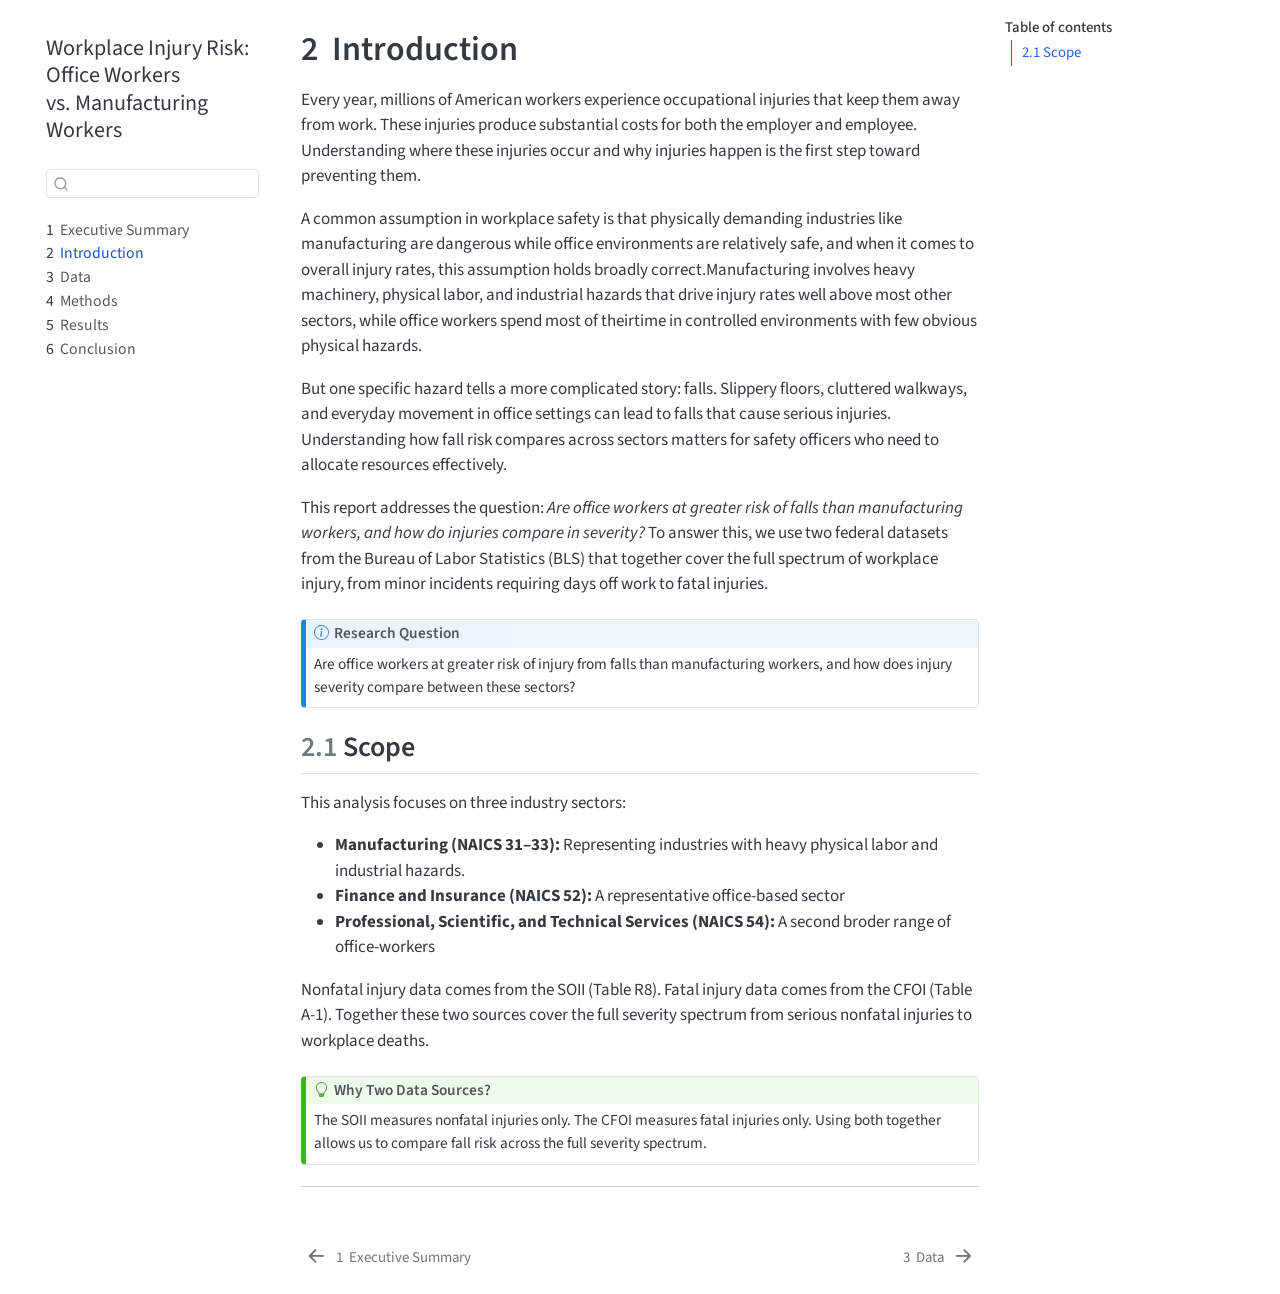
<file: docs/01-intro.html>
<!DOCTYPE html>
<html xmlns="http://www.w3.org/1999/xhtml" lang="en" xml:lang="en"><head>

<meta charset="utf-8">
<meta name="generator" content="quarto-1.6.40">

<meta name="viewport" content="width=device-width, initial-scale=1.0, user-scalable=yes">


<title>2&nbsp; Introduction – Workplace Injury Risk: Office Workers vs. Manufacturing Workers</title>
<style>
code{white-space: pre-wrap;}
span.smallcaps{font-variant: small-caps;}
div.columns{display: flex; gap: min(4vw, 1.5em);}
div.column{flex: auto; overflow-x: auto;}
div.hanging-indent{margin-left: 1.5em; text-indent: -1.5em;}
ul.task-list{list-style: none;}
ul.task-list li input[type="checkbox"] {
  width: 0.8em;
  margin: 0 0.8em 0.2em -1em; /* quarto-specific, see https://github.com/quarto-dev/quarto-cli/issues/4556 */ 
  vertical-align: middle;
}
</style>


<script src="site_libs/quarto-nav/quarto-nav.js"></script>
<script src="site_libs/quarto-nav/headroom.min.js"></script>
<script src="site_libs/clipboard/clipboard.min.js"></script>
<script src="site_libs/quarto-search/autocomplete.umd.js"></script>
<script src="site_libs/quarto-search/fuse.min.js"></script>
<script src="site_libs/quarto-search/quarto-search.js"></script>
<meta name="quarto:offset" content="./">
<link href="./02-data.html" rel="next">
<link href="./index.html" rel="prev">
<script src="site_libs/quarto-html/quarto.js"></script>
<script src="site_libs/quarto-html/popper.min.js"></script>
<script src="site_libs/quarto-html/tippy.umd.min.js"></script>
<script src="site_libs/quarto-html/anchor.min.js"></script>
<link href="site_libs/quarto-html/tippy.css" rel="stylesheet">
<link href="site_libs/quarto-html/quarto-syntax-highlighting-549806ee2085284f45b00abea8c6df48.css" rel="stylesheet" id="quarto-text-highlighting-styles">
<script src="site_libs/bootstrap/bootstrap.min.js"></script>
<link href="site_libs/bootstrap/bootstrap-icons.css" rel="stylesheet">
<link href="site_libs/bootstrap/bootstrap-8da5b4427184b79ecddefad3d342027e.min.css" rel="stylesheet" append-hash="true" id="quarto-bootstrap" data-mode="light">
<script id="quarto-search-options" type="application/json">{
  "location": "sidebar",
  "copy-button": false,
  "collapse-after": 3,
  "panel-placement": "start",
  "type": "textbox",
  "limit": 50,
  "keyboard-shortcut": [
    "f",
    "/",
    "s"
  ],
  "show-item-context": false,
  "language": {
    "search-no-results-text": "No results",
    "search-matching-documents-text": "matching documents",
    "search-copy-link-title": "Copy link to search",
    "search-hide-matches-text": "Hide additional matches",
    "search-more-match-text": "more match in this document",
    "search-more-matches-text": "more matches in this document",
    "search-clear-button-title": "Clear",
    "search-text-placeholder": "",
    "search-detached-cancel-button-title": "Cancel",
    "search-submit-button-title": "Submit",
    "search-label": "Search"
  }
}</script>


</head>

<body class="nav-sidebar floating">

<div id="quarto-search-results"></div>
  <header id="quarto-header" class="headroom fixed-top">
  <nav class="quarto-secondary-nav">
    <div class="container-fluid d-flex">
      <button type="button" class="quarto-btn-toggle btn" data-bs-toggle="collapse" role="button" data-bs-target=".quarto-sidebar-collapse-item" aria-controls="quarto-sidebar" aria-expanded="false" aria-label="Toggle sidebar navigation" onclick="if (window.quartoToggleHeadroom) { window.quartoToggleHeadroom(); }">
        <i class="bi bi-layout-text-sidebar-reverse"></i>
      </button>
        <nav class="quarto-page-breadcrumbs" aria-label="breadcrumb"><ol class="breadcrumb"><li class="breadcrumb-item"><a href="./01-intro.html"><span class="chapter-number">2</span>&nbsp; <span class="chapter-title">Introduction</span></a></li></ol></nav>
        <a class="flex-grow-1" role="navigation" data-bs-toggle="collapse" data-bs-target=".quarto-sidebar-collapse-item" aria-controls="quarto-sidebar" aria-expanded="false" aria-label="Toggle sidebar navigation" onclick="if (window.quartoToggleHeadroom) { window.quartoToggleHeadroom(); }">      
        </a>
      <button type="button" class="btn quarto-search-button" aria-label="Search" onclick="window.quartoOpenSearch();">
        <i class="bi bi-search"></i>
      </button>
    </div>
  </nav>
</header>
<!-- content -->
<div id="quarto-content" class="quarto-container page-columns page-rows-contents page-layout-article">
<!-- sidebar -->
  <nav id="quarto-sidebar" class="sidebar collapse collapse-horizontal quarto-sidebar-collapse-item sidebar-navigation floating overflow-auto">
    <div class="pt-lg-2 mt-2 text-left sidebar-header">
    <div class="sidebar-title mb-0 py-0">
      <a href="./">Workplace Injury Risk: Office Workers vs.&nbsp;Manufacturing Workers</a> 
    </div>
      </div>
        <div class="mt-2 flex-shrink-0 align-items-center">
        <div class="sidebar-search">
        <div id="quarto-search" class="" title="Search"></div>
        </div>
        </div>
    <div class="sidebar-menu-container"> 
    <ul class="list-unstyled mt-1">
        <li class="sidebar-item">
  <div class="sidebar-item-container"> 
  <a href="./index.html" class="sidebar-item-text sidebar-link">
 <span class="menu-text"><span class="chapter-number">1</span>&nbsp; <span class="chapter-title">Executive Summary</span></span></a>
  </div>
</li>
        <li class="sidebar-item">
  <div class="sidebar-item-container"> 
  <a href="./01-intro.html" class="sidebar-item-text sidebar-link active">
 <span class="menu-text"><span class="chapter-number">2</span>&nbsp; <span class="chapter-title">Introduction</span></span></a>
  </div>
</li>
        <li class="sidebar-item">
  <div class="sidebar-item-container"> 
  <a href="./02-data.html" class="sidebar-item-text sidebar-link">
 <span class="menu-text"><span class="chapter-number">3</span>&nbsp; <span class="chapter-title">Data</span></span></a>
  </div>
</li>
        <li class="sidebar-item">
  <div class="sidebar-item-container"> 
  <a href="./03-methods.html" class="sidebar-item-text sidebar-link">
 <span class="menu-text"><span class="chapter-number">4</span>&nbsp; <span class="chapter-title">Methods</span></span></a>
  </div>
</li>
        <li class="sidebar-item">
  <div class="sidebar-item-container"> 
  <a href="./04-results.html" class="sidebar-item-text sidebar-link">
 <span class="menu-text"><span class="chapter-number">5</span>&nbsp; <span class="chapter-title">Results</span></span></a>
  </div>
</li>
        <li class="sidebar-item">
  <div class="sidebar-item-container"> 
  <a href="./05-conclusion.html" class="sidebar-item-text sidebar-link">
 <span class="menu-text"><span class="chapter-number">6</span>&nbsp; <span class="chapter-title">Conclusion</span></span></a>
  </div>
</li>
    </ul>
    </div>
</nav>
<div id="quarto-sidebar-glass" class="quarto-sidebar-collapse-item" data-bs-toggle="collapse" data-bs-target=".quarto-sidebar-collapse-item"></div>
<!-- margin-sidebar -->
    <div id="quarto-margin-sidebar" class="sidebar margin-sidebar">
        <nav id="TOC" role="doc-toc" class="toc-active">
    <h2 id="toc-title">Table of contents</h2>
   
  <ul>
  <li><a href="#scope" id="toc-scope" class="nav-link active" data-scroll-target="#scope"><span class="header-section-number">2.1</span> Scope</a></li>
  </ul>
</nav>
    </div>
<!-- main -->
<main class="content" id="quarto-document-content">

<header id="title-block-header" class="quarto-title-block default">
<div class="quarto-title">
<h1 class="title"><span class="chapter-number">2</span>&nbsp; <span class="chapter-title">Introduction</span></h1>
</div>



<div class="quarto-title-meta">

    
  
    
  </div>
  


</header>


<p>Every year, millions of American workers experience occupational injuries that keep them away from work. These injuries produce substantial costs for both the employer and employee. Understanding where these injuries occur and why injuries happen is the first step toward preventing them.</p>
<p>A common assumption in workplace safety is that physically demanding industries like manufacturing are dangerous while office environments are relatively safe, and when it comes to overall injury rates, this assumption holds broadly correct.Manufacturing involves heavy machinery, physical labor, and industrial hazards that drive injury rates well above most other sectors, while office workers spend most of theirtime in controlled environments with few obvious physical hazards.</p>
<p>But one specific hazard tells a more complicated story: falls. Slippery floors, cluttered walkways, and everyday movement in office settings can lead to falls that cause serious injuries. Understanding how fall risk compares across sectors matters for safety officers who need to allocate resources effectively.</p>
<p>This report addresses the question: <em>Are office workers at greater risk of falls than manufacturing workers, and how do injuries compare in severity?</em> To answer this, we use two federal datasets from the Bureau of Labor Statistics (BLS) that together cover the full spectrum of workplace injury, from minor incidents requiring days off work to fatal injuries.</p>
<div class="callout callout-style-default callout-note callout-titled">
<div class="callout-header d-flex align-content-center">
<div class="callout-icon-container">
<i class="callout-icon"></i>
</div>
<div class="callout-title-container flex-fill">
Research Question
</div>
</div>
<div class="callout-body-container callout-body">
<p>Are office workers at greater risk of injury from falls than manufacturing workers, and how does injury severity compare between these sectors?</p>
</div>
</div>
<section id="scope" class="level2" data-number="2.1">
<h2 data-number="2.1" class="anchored" data-anchor-id="scope"><span class="header-section-number">2.1</span> Scope</h2>
<p>This analysis focuses on three industry sectors:</p>
<ul>
<li><strong>Manufacturing (NAICS 31–33):</strong> Representing industries with heavy physical labor and industrial hazards.</li>
<li><strong>Finance and Insurance (NAICS 52):</strong> A representative office-based sector</li>
<li><strong>Professional, Scientific, and Technical Services (NAICS 54):</strong> A second broder range of office-workers</li>
</ul>
<p>Nonfatal injury data comes from the SOII (Table R8). Fatal injury data comes from the CFOI (Table A-1). Together these two sources cover the full severity spectrum from serious nonfatal injuries to workplace deaths.</p>
<div class="callout callout-style-default callout-tip callout-titled">
<div class="callout-header d-flex align-content-center">
<div class="callout-icon-container">
<i class="callout-icon"></i>
</div>
<div class="callout-title-container flex-fill">
Why Two Data Sources?
</div>
</div>
<div class="callout-body-container callout-body">
<p>The SOII measures nonfatal injuries only. The CFOI measures fatal injuries only. Using both together allows us to compare fall risk across the full severity spectrum.</p>
</div>
</div>
<hr>


</section>

</main> <!-- /main -->
<script id="quarto-html-after-body" type="application/javascript">
window.document.addEventListener("DOMContentLoaded", function (event) {
  const toggleBodyColorMode = (bsSheetEl) => {
    const mode = bsSheetEl.getAttribute("data-mode");
    const bodyEl = window.document.querySelector("body");
    if (mode === "dark") {
      bodyEl.classList.add("quarto-dark");
      bodyEl.classList.remove("quarto-light");
    } else {
      bodyEl.classList.add("quarto-light");
      bodyEl.classList.remove("quarto-dark");
    }
  }
  const toggleBodyColorPrimary = () => {
    const bsSheetEl = window.document.querySelector("link#quarto-bootstrap");
    if (bsSheetEl) {
      toggleBodyColorMode(bsSheetEl);
    }
  }
  toggleBodyColorPrimary();  
  const icon = "";
  const anchorJS = new window.AnchorJS();
  anchorJS.options = {
    placement: 'right',
    icon: icon
  };
  anchorJS.add('.anchored');
  const isCodeAnnotation = (el) => {
    for (const clz of el.classList) {
      if (clz.startsWith('code-annotation-')) {                     
        return true;
      }
    }
    return false;
  }
  const onCopySuccess = function(e) {
    // button target
    const button = e.trigger;
    // don't keep focus
    button.blur();
    // flash "checked"
    button.classList.add('code-copy-button-checked');
    var currentTitle = button.getAttribute("title");
    button.setAttribute("title", "Copied!");
    let tooltip;
    if (window.bootstrap) {
      button.setAttribute("data-bs-toggle", "tooltip");
      button.setAttribute("data-bs-placement", "left");
      button.setAttribute("data-bs-title", "Copied!");
      tooltip = new bootstrap.Tooltip(button, 
        { trigger: "manual", 
          customClass: "code-copy-button-tooltip",
          offset: [0, -8]});
      tooltip.show();    
    }
    setTimeout(function() {
      if (tooltip) {
        tooltip.hide();
        button.removeAttribute("data-bs-title");
        button.removeAttribute("data-bs-toggle");
        button.removeAttribute("data-bs-placement");
      }
      button.setAttribute("title", currentTitle);
      button.classList.remove('code-copy-button-checked');
    }, 1000);
    // clear code selection
    e.clearSelection();
  }
  const getTextToCopy = function(trigger) {
      const codeEl = trigger.previousElementSibling.cloneNode(true);
      for (const childEl of codeEl.children) {
        if (isCodeAnnotation(childEl)) {
          childEl.remove();
        }
      }
      return codeEl.innerText;
  }
  const clipboard = new window.ClipboardJS('.code-copy-button:not([data-in-quarto-modal])', {
    text: getTextToCopy
  });
  clipboard.on('success', onCopySuccess);
  if (window.document.getElementById('quarto-embedded-source-code-modal')) {
    const clipboardModal = new window.ClipboardJS('.code-copy-button[data-in-quarto-modal]', {
      text: getTextToCopy,
      container: window.document.getElementById('quarto-embedded-source-code-modal')
    });
    clipboardModal.on('success', onCopySuccess);
  }
    var localhostRegex = new RegExp(/^(?:http|https):\/\/localhost\:?[0-9]*\//);
    var mailtoRegex = new RegExp(/^mailto:/);
      var filterRegex = new RegExp('/' + window.location.host + '/');
    var isInternal = (href) => {
        return filterRegex.test(href) || localhostRegex.test(href) || mailtoRegex.test(href);
    }
    // Inspect non-navigation links and adorn them if external
 	var links = window.document.querySelectorAll('a[href]:not(.nav-link):not(.navbar-brand):not(.toc-action):not(.sidebar-link):not(.sidebar-item-toggle):not(.pagination-link):not(.no-external):not([aria-hidden]):not(.dropdown-item):not(.quarto-navigation-tool):not(.about-link)');
    for (var i=0; i<links.length; i++) {
      const link = links[i];
      if (!isInternal(link.href)) {
        // undo the damage that might have been done by quarto-nav.js in the case of
        // links that we want to consider external
        if (link.dataset.originalHref !== undefined) {
          link.href = link.dataset.originalHref;
        }
      }
    }
  function tippyHover(el, contentFn, onTriggerFn, onUntriggerFn) {
    const config = {
      allowHTML: true,
      maxWidth: 500,
      delay: 100,
      arrow: false,
      appendTo: function(el) {
          return el.parentElement;
      },
      interactive: true,
      interactiveBorder: 10,
      theme: 'quarto',
      placement: 'bottom-start',
    };
    if (contentFn) {
      config.content = contentFn;
    }
    if (onTriggerFn) {
      config.onTrigger = onTriggerFn;
    }
    if (onUntriggerFn) {
      config.onUntrigger = onUntriggerFn;
    }
    window.tippy(el, config); 
  }
  const noterefs = window.document.querySelectorAll('a[role="doc-noteref"]');
  for (var i=0; i<noterefs.length; i++) {
    const ref = noterefs[i];
    tippyHover(ref, function() {
      // use id or data attribute instead here
      let href = ref.getAttribute('data-footnote-href') || ref.getAttribute('href');
      try { href = new URL(href).hash; } catch {}
      const id = href.replace(/^#\/?/, "");
      const note = window.document.getElementById(id);
      if (note) {
        return note.innerHTML;
      } else {
        return "";
      }
    });
  }
  const xrefs = window.document.querySelectorAll('a.quarto-xref');
  const processXRef = (id, note) => {
    // Strip column container classes
    const stripColumnClz = (el) => {
      el.classList.remove("page-full", "page-columns");
      if (el.children) {
        for (const child of el.children) {
          stripColumnClz(child);
        }
      }
    }
    stripColumnClz(note)
    if (id === null || id.startsWith('sec-')) {
      // Special case sections, only their first couple elements
      const container = document.createElement("div");
      if (note.children && note.children.length > 2) {
        container.appendChild(note.children[0].cloneNode(true));
        for (let i = 1; i < note.children.length; i++) {
          const child = note.children[i];
          if (child.tagName === "P" && child.innerText === "") {
            continue;
          } else {
            container.appendChild(child.cloneNode(true));
            break;
          }
        }
        if (window.Quarto?.typesetMath) {
          window.Quarto.typesetMath(container);
        }
        return container.innerHTML
      } else {
        if (window.Quarto?.typesetMath) {
          window.Quarto.typesetMath(note);
        }
        return note.innerHTML;
      }
    } else {
      // Remove any anchor links if they are present
      const anchorLink = note.querySelector('a.anchorjs-link');
      if (anchorLink) {
        anchorLink.remove();
      }
      if (window.Quarto?.typesetMath) {
        window.Quarto.typesetMath(note);
      }
      if (note.classList.contains("callout")) {
        return note.outerHTML;
      } else {
        return note.innerHTML;
      }
    }
  }
  for (var i=0; i<xrefs.length; i++) {
    const xref = xrefs[i];
    tippyHover(xref, undefined, function(instance) {
      instance.disable();
      let url = xref.getAttribute('href');
      let hash = undefined; 
      if (url.startsWith('#')) {
        hash = url;
      } else {
        try { hash = new URL(url).hash; } catch {}
      }
      if (hash) {
        const id = hash.replace(/^#\/?/, "");
        const note = window.document.getElementById(id);
        if (note !== null) {
          try {
            const html = processXRef(id, note.cloneNode(true));
            instance.setContent(html);
          } finally {
            instance.enable();
            instance.show();
          }
        } else {
          // See if we can fetch this
          fetch(url.split('#')[0])
          .then(res => res.text())
          .then(html => {
            const parser = new DOMParser();
            const htmlDoc = parser.parseFromString(html, "text/html");
            const note = htmlDoc.getElementById(id);
            if (note !== null) {
              const html = processXRef(id, note);
              instance.setContent(html);
            } 
          }).finally(() => {
            instance.enable();
            instance.show();
          });
        }
      } else {
        // See if we can fetch a full url (with no hash to target)
        // This is a special case and we should probably do some content thinning / targeting
        fetch(url)
        .then(res => res.text())
        .then(html => {
          const parser = new DOMParser();
          const htmlDoc = parser.parseFromString(html, "text/html");
          const note = htmlDoc.querySelector('main.content');
          if (note !== null) {
            // This should only happen for chapter cross references
            // (since there is no id in the URL)
            // remove the first header
            if (note.children.length > 0 && note.children[0].tagName === "HEADER") {
              note.children[0].remove();
            }
            const html = processXRef(null, note);
            instance.setContent(html);
          } 
        }).finally(() => {
          instance.enable();
          instance.show();
        });
      }
    }, function(instance) {
    });
  }
      let selectedAnnoteEl;
      const selectorForAnnotation = ( cell, annotation) => {
        let cellAttr = 'data-code-cell="' + cell + '"';
        let lineAttr = 'data-code-annotation="' +  annotation + '"';
        const selector = 'span[' + cellAttr + '][' + lineAttr + ']';
        return selector;
      }
      const selectCodeLines = (annoteEl) => {
        const doc = window.document;
        const targetCell = annoteEl.getAttribute("data-target-cell");
        const targetAnnotation = annoteEl.getAttribute("data-target-annotation");
        const annoteSpan = window.document.querySelector(selectorForAnnotation(targetCell, targetAnnotation));
        const lines = annoteSpan.getAttribute("data-code-lines").split(",");
        const lineIds = lines.map((line) => {
          return targetCell + "-" + line;
        })
        let top = null;
        let height = null;
        let parent = null;
        if (lineIds.length > 0) {
            //compute the position of the single el (top and bottom and make a div)
            const el = window.document.getElementById(lineIds[0]);
            top = el.offsetTop;
            height = el.offsetHeight;
            parent = el.parentElement.parentElement;
          if (lineIds.length > 1) {
            const lastEl = window.document.getElementById(lineIds[lineIds.length - 1]);
            const bottom = lastEl.offsetTop + lastEl.offsetHeight;
            height = bottom - top;
          }
          if (top !== null && height !== null && parent !== null) {
            // cook up a div (if necessary) and position it 
            let div = window.document.getElementById("code-annotation-line-highlight");
            if (div === null) {
              div = window.document.createElement("div");
              div.setAttribute("id", "code-annotation-line-highlight");
              div.style.position = 'absolute';
              parent.appendChild(div);
            }
            div.style.top = top - 2 + "px";
            div.style.height = height + 4 + "px";
            div.style.left = 0;
            let gutterDiv = window.document.getElementById("code-annotation-line-highlight-gutter");
            if (gutterDiv === null) {
              gutterDiv = window.document.createElement("div");
              gutterDiv.setAttribute("id", "code-annotation-line-highlight-gutter");
              gutterDiv.style.position = 'absolute';
              const codeCell = window.document.getElementById(targetCell);
              const gutter = codeCell.querySelector('.code-annotation-gutter');
              gutter.appendChild(gutterDiv);
            }
            gutterDiv.style.top = top - 2 + "px";
            gutterDiv.style.height = height + 4 + "px";
          }
          selectedAnnoteEl = annoteEl;
        }
      };
      const unselectCodeLines = () => {
        const elementsIds = ["code-annotation-line-highlight", "code-annotation-line-highlight-gutter"];
        elementsIds.forEach((elId) => {
          const div = window.document.getElementById(elId);
          if (div) {
            div.remove();
          }
        });
        selectedAnnoteEl = undefined;
      };
        // Handle positioning of the toggle
    window.addEventListener(
      "resize",
      throttle(() => {
        elRect = undefined;
        if (selectedAnnoteEl) {
          selectCodeLines(selectedAnnoteEl);
        }
      }, 10)
    );
    function throttle(fn, ms) {
    let throttle = false;
    let timer;
      return (...args) => {
        if(!throttle) { // first call gets through
            fn.apply(this, args);
            throttle = true;
        } else { // all the others get throttled
            if(timer) clearTimeout(timer); // cancel #2
            timer = setTimeout(() => {
              fn.apply(this, args);
              timer = throttle = false;
            }, ms);
        }
      };
    }
      // Attach click handler to the DT
      const annoteDls = window.document.querySelectorAll('dt[data-target-cell]');
      for (const annoteDlNode of annoteDls) {
        annoteDlNode.addEventListener('click', (event) => {
          const clickedEl = event.target;
          if (clickedEl !== selectedAnnoteEl) {
            unselectCodeLines();
            const activeEl = window.document.querySelector('dt[data-target-cell].code-annotation-active');
            if (activeEl) {
              activeEl.classList.remove('code-annotation-active');
            }
            selectCodeLines(clickedEl);
            clickedEl.classList.add('code-annotation-active');
          } else {
            // Unselect the line
            unselectCodeLines();
            clickedEl.classList.remove('code-annotation-active');
          }
        });
      }
  const findCites = (el) => {
    const parentEl = el.parentElement;
    if (parentEl) {
      const cites = parentEl.dataset.cites;
      if (cites) {
        return {
          el,
          cites: cites.split(' ')
        };
      } else {
        return findCites(el.parentElement)
      }
    } else {
      return undefined;
    }
  };
  var bibliorefs = window.document.querySelectorAll('a[role="doc-biblioref"]');
  for (var i=0; i<bibliorefs.length; i++) {
    const ref = bibliorefs[i];
    const citeInfo = findCites(ref);
    if (citeInfo) {
      tippyHover(citeInfo.el, function() {
        var popup = window.document.createElement('div');
        citeInfo.cites.forEach(function(cite) {
          var citeDiv = window.document.createElement('div');
          citeDiv.classList.add('hanging-indent');
          citeDiv.classList.add('csl-entry');
          var biblioDiv = window.document.getElementById('ref-' + cite);
          if (biblioDiv) {
            citeDiv.innerHTML = biblioDiv.innerHTML;
          }
          popup.appendChild(citeDiv);
        });
        return popup.innerHTML;
      });
    }
  }
});
</script>
<nav class="page-navigation">
  <div class="nav-page nav-page-previous">
      <a href="./index.html" class="pagination-link" aria-label="Executive Summary">
        <i class="bi bi-arrow-left-short"></i> <span class="nav-page-text"><span class="chapter-number">1</span>&nbsp; <span class="chapter-title">Executive Summary</span></span>
      </a>          
  </div>
  <div class="nav-page nav-page-next">
      <a href="./02-data.html" class="pagination-link" aria-label="Data">
        <span class="nav-page-text"><span class="chapter-number">3</span>&nbsp; <span class="chapter-title">Data</span></span> <i class="bi bi-arrow-right-short"></i>
      </a>
  </div>
</nav>
</div> <!-- /content -->




</body></html>
</file>
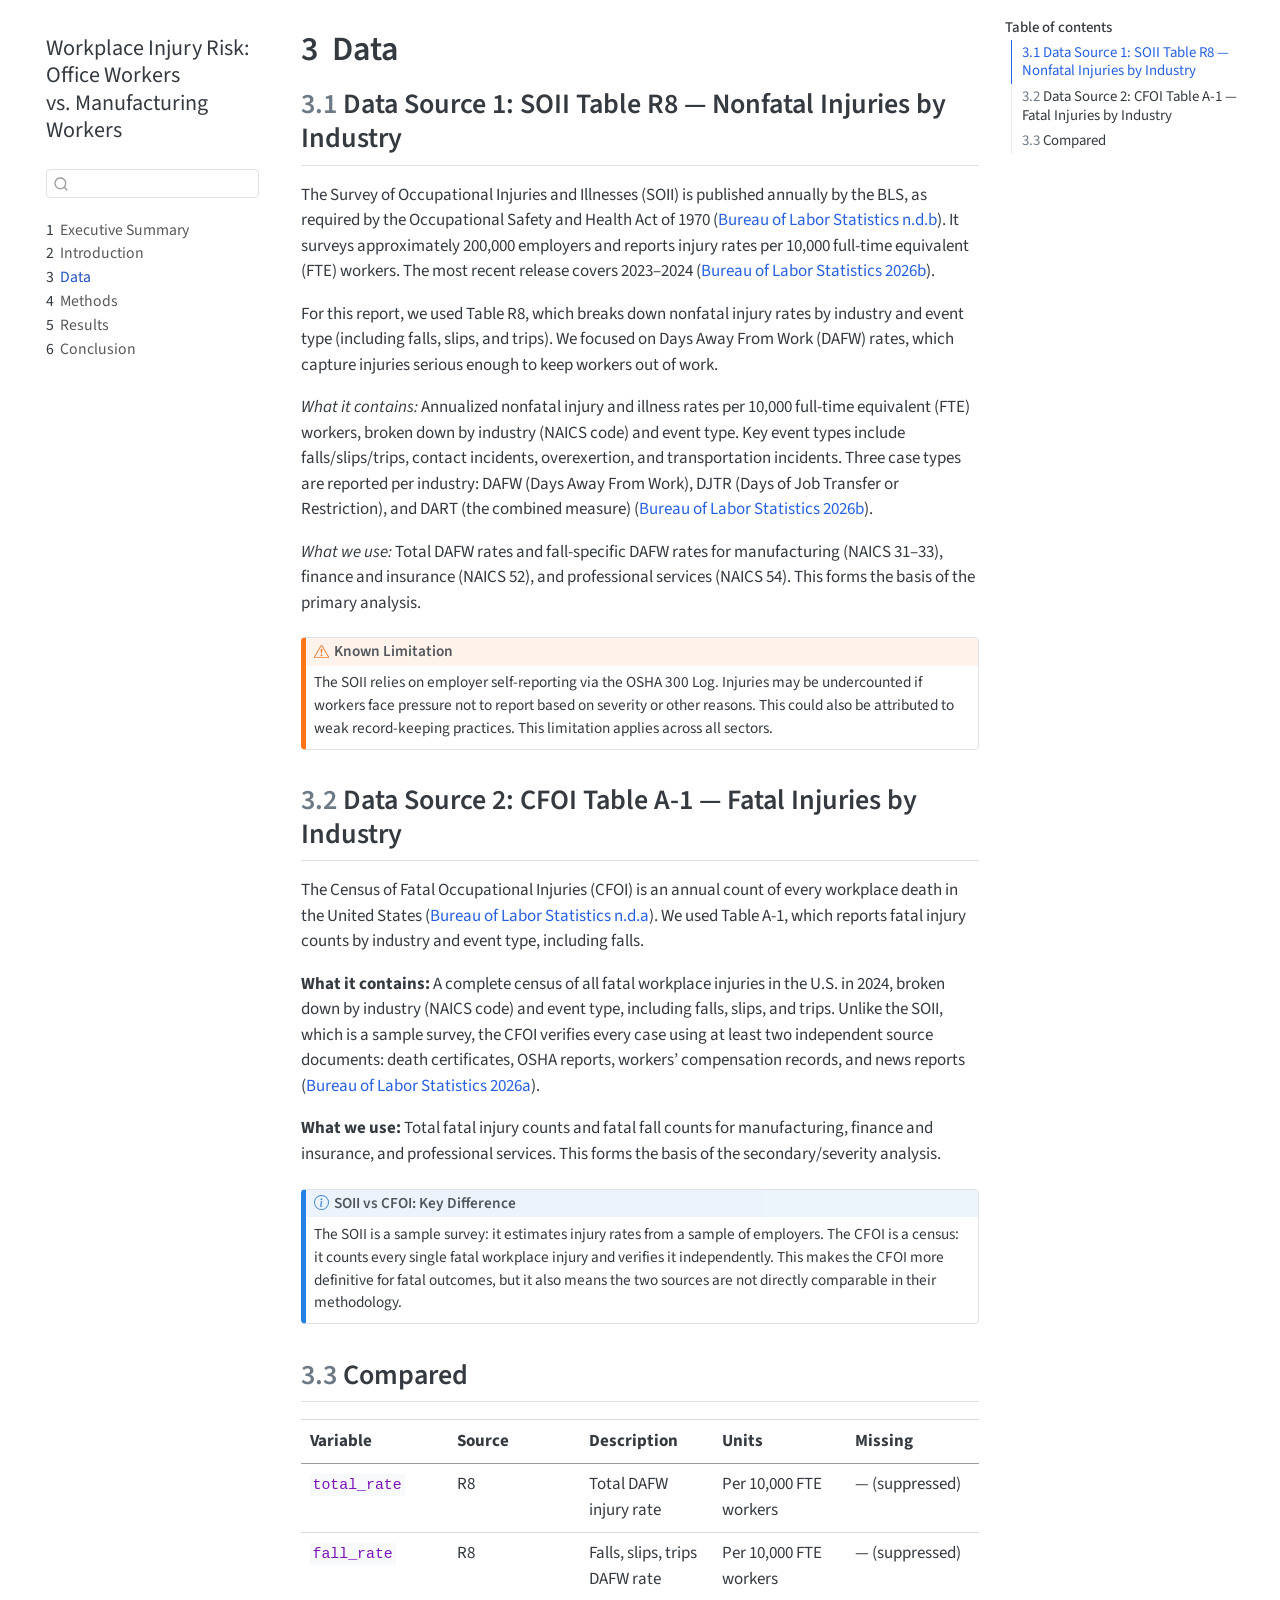
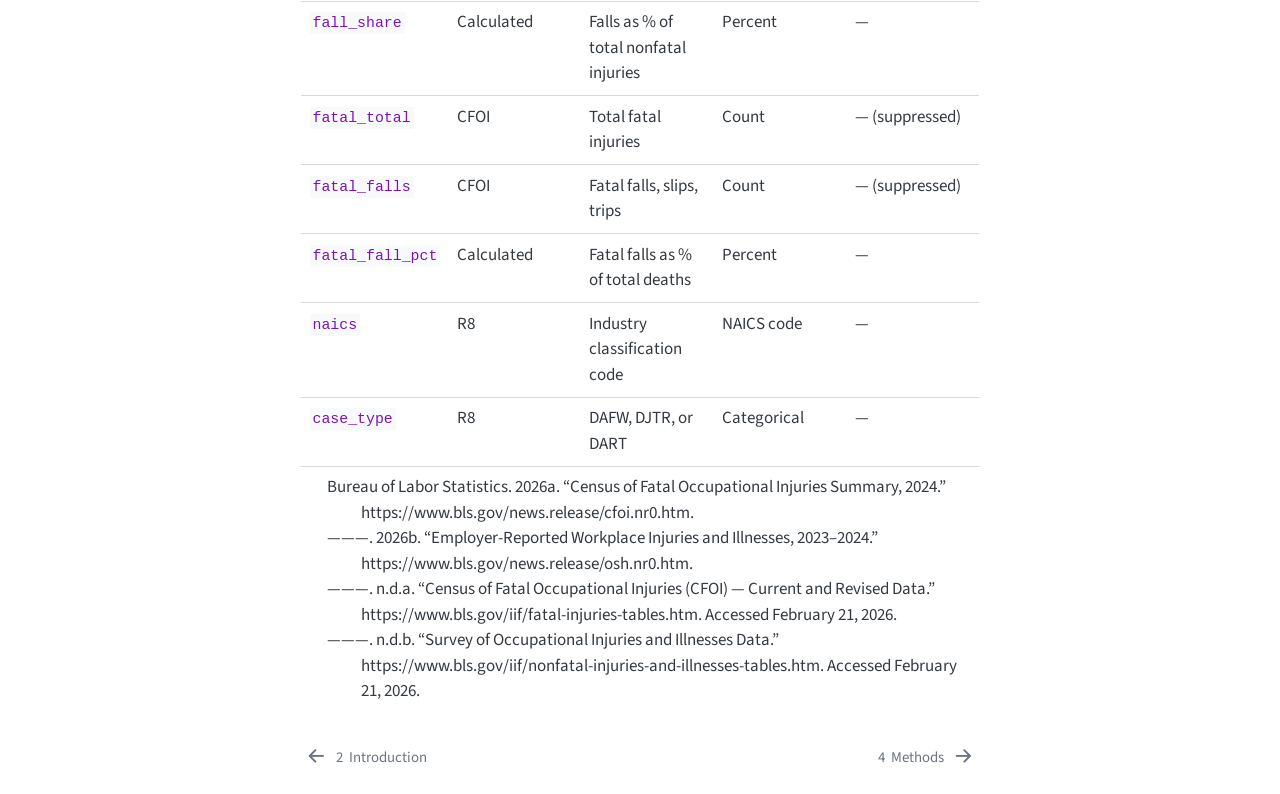
<file: docs/02-data.html>
<!DOCTYPE html>
<html xmlns="http://www.w3.org/1999/xhtml" lang="en" xml:lang="en"><head>

<meta charset="utf-8">
<meta name="generator" content="quarto-1.6.40">

<meta name="viewport" content="width=device-width, initial-scale=1.0, user-scalable=yes">


<title>3&nbsp; Data – Workplace Injury Risk: Office Workers vs. Manufacturing Workers</title>
<style>
code{white-space: pre-wrap;}
span.smallcaps{font-variant: small-caps;}
div.columns{display: flex; gap: min(4vw, 1.5em);}
div.column{flex: auto; overflow-x: auto;}
div.hanging-indent{margin-left: 1.5em; text-indent: -1.5em;}
ul.task-list{list-style: none;}
ul.task-list li input[type="checkbox"] {
  width: 0.8em;
  margin: 0 0.8em 0.2em -1em; /* quarto-specific, see https://github.com/quarto-dev/quarto-cli/issues/4556 */ 
  vertical-align: middle;
}
/* CSS for citations */
div.csl-bib-body { }
div.csl-entry {
  clear: both;
  margin-bottom: 0em;
}
.hanging-indent div.csl-entry {
  margin-left:2em;
  text-indent:-2em;
}
div.csl-left-margin {
  min-width:2em;
  float:left;
}
div.csl-right-inline {
  margin-left:2em;
  padding-left:1em;
}
div.csl-indent {
  margin-left: 2em;
}</style>


<script src="site_libs/quarto-nav/quarto-nav.js"></script>
<script src="site_libs/quarto-nav/headroom.min.js"></script>
<script src="site_libs/clipboard/clipboard.min.js"></script>
<script src="site_libs/quarto-search/autocomplete.umd.js"></script>
<script src="site_libs/quarto-search/fuse.min.js"></script>
<script src="site_libs/quarto-search/quarto-search.js"></script>
<meta name="quarto:offset" content="./">
<link href="./03-methods.html" rel="next">
<link href="./01-intro.html" rel="prev">
<script src="site_libs/quarto-html/quarto.js"></script>
<script src="site_libs/quarto-html/popper.min.js"></script>
<script src="site_libs/quarto-html/tippy.umd.min.js"></script>
<script src="site_libs/quarto-html/anchor.min.js"></script>
<link href="site_libs/quarto-html/tippy.css" rel="stylesheet">
<link href="site_libs/quarto-html/quarto-syntax-highlighting-549806ee2085284f45b00abea8c6df48.css" rel="stylesheet" id="quarto-text-highlighting-styles">
<script src="site_libs/bootstrap/bootstrap.min.js"></script>
<link href="site_libs/bootstrap/bootstrap-icons.css" rel="stylesheet">
<link href="site_libs/bootstrap/bootstrap-8da5b4427184b79ecddefad3d342027e.min.css" rel="stylesheet" append-hash="true" id="quarto-bootstrap" data-mode="light">
<script id="quarto-search-options" type="application/json">{
  "location": "sidebar",
  "copy-button": false,
  "collapse-after": 3,
  "panel-placement": "start",
  "type": "textbox",
  "limit": 50,
  "keyboard-shortcut": [
    "f",
    "/",
    "s"
  ],
  "show-item-context": false,
  "language": {
    "search-no-results-text": "No results",
    "search-matching-documents-text": "matching documents",
    "search-copy-link-title": "Copy link to search",
    "search-hide-matches-text": "Hide additional matches",
    "search-more-match-text": "more match in this document",
    "search-more-matches-text": "more matches in this document",
    "search-clear-button-title": "Clear",
    "search-text-placeholder": "",
    "search-detached-cancel-button-title": "Cancel",
    "search-submit-button-title": "Submit",
    "search-label": "Search"
  }
}</script>


</head>

<body class="nav-sidebar floating">

<div id="quarto-search-results"></div>
  <header id="quarto-header" class="headroom fixed-top">
  <nav class="quarto-secondary-nav">
    <div class="container-fluid d-flex">
      <button type="button" class="quarto-btn-toggle btn" data-bs-toggle="collapse" role="button" data-bs-target=".quarto-sidebar-collapse-item" aria-controls="quarto-sidebar" aria-expanded="false" aria-label="Toggle sidebar navigation" onclick="if (window.quartoToggleHeadroom) { window.quartoToggleHeadroom(); }">
        <i class="bi bi-layout-text-sidebar-reverse"></i>
      </button>
        <nav class="quarto-page-breadcrumbs" aria-label="breadcrumb"><ol class="breadcrumb"><li class="breadcrumb-item"><a href="./02-data.html"><span class="chapter-number">3</span>&nbsp; <span class="chapter-title">Data</span></a></li></ol></nav>
        <a class="flex-grow-1" role="navigation" data-bs-toggle="collapse" data-bs-target=".quarto-sidebar-collapse-item" aria-controls="quarto-sidebar" aria-expanded="false" aria-label="Toggle sidebar navigation" onclick="if (window.quartoToggleHeadroom) { window.quartoToggleHeadroom(); }">      
        </a>
      <button type="button" class="btn quarto-search-button" aria-label="Search" onclick="window.quartoOpenSearch();">
        <i class="bi bi-search"></i>
      </button>
    </div>
  </nav>
</header>
<!-- content -->
<div id="quarto-content" class="quarto-container page-columns page-rows-contents page-layout-article">
<!-- sidebar -->
  <nav id="quarto-sidebar" class="sidebar collapse collapse-horizontal quarto-sidebar-collapse-item sidebar-navigation floating overflow-auto">
    <div class="pt-lg-2 mt-2 text-left sidebar-header">
    <div class="sidebar-title mb-0 py-0">
      <a href="./">Workplace Injury Risk: Office Workers vs.&nbsp;Manufacturing Workers</a> 
    </div>
      </div>
        <div class="mt-2 flex-shrink-0 align-items-center">
        <div class="sidebar-search">
        <div id="quarto-search" class="" title="Search"></div>
        </div>
        </div>
    <div class="sidebar-menu-container"> 
    <ul class="list-unstyled mt-1">
        <li class="sidebar-item">
  <div class="sidebar-item-container"> 
  <a href="./index.html" class="sidebar-item-text sidebar-link">
 <span class="menu-text"><span class="chapter-number">1</span>&nbsp; <span class="chapter-title">Executive Summary</span></span></a>
  </div>
</li>
        <li class="sidebar-item">
  <div class="sidebar-item-container"> 
  <a href="./01-intro.html" class="sidebar-item-text sidebar-link">
 <span class="menu-text"><span class="chapter-number">2</span>&nbsp; <span class="chapter-title">Introduction</span></span></a>
  </div>
</li>
        <li class="sidebar-item">
  <div class="sidebar-item-container"> 
  <a href="./02-data.html" class="sidebar-item-text sidebar-link active">
 <span class="menu-text"><span class="chapter-number">3</span>&nbsp; <span class="chapter-title">Data</span></span></a>
  </div>
</li>
        <li class="sidebar-item">
  <div class="sidebar-item-container"> 
  <a href="./03-methods.html" class="sidebar-item-text sidebar-link">
 <span class="menu-text"><span class="chapter-number">4</span>&nbsp; <span class="chapter-title">Methods</span></span></a>
  </div>
</li>
        <li class="sidebar-item">
  <div class="sidebar-item-container"> 
  <a href="./04-results.html" class="sidebar-item-text sidebar-link">
 <span class="menu-text"><span class="chapter-number">5</span>&nbsp; <span class="chapter-title">Results</span></span></a>
  </div>
</li>
        <li class="sidebar-item">
  <div class="sidebar-item-container"> 
  <a href="./05-conclusion.html" class="sidebar-item-text sidebar-link">
 <span class="menu-text"><span class="chapter-number">6</span>&nbsp; <span class="chapter-title">Conclusion</span></span></a>
  </div>
</li>
    </ul>
    </div>
</nav>
<div id="quarto-sidebar-glass" class="quarto-sidebar-collapse-item" data-bs-toggle="collapse" data-bs-target=".quarto-sidebar-collapse-item"></div>
<!-- margin-sidebar -->
    <div id="quarto-margin-sidebar" class="sidebar margin-sidebar">
        <nav id="TOC" role="doc-toc" class="toc-active">
    <h2 id="toc-title">Table of contents</h2>
   
  <ul>
  <li><a href="#data-source-1-soii-table-r8-nonfatal-injuries-by-industry" id="toc-data-source-1-soii-table-r8-nonfatal-injuries-by-industry" class="nav-link active" data-scroll-target="#data-source-1-soii-table-r8-nonfatal-injuries-by-industry"><span class="header-section-number">3.1</span> Data Source 1: SOII Table R8 — Nonfatal Injuries by Industry</a></li>
  <li><a href="#data-source-2-cfoi-table-a-1-fatal-injuries-by-industry" id="toc-data-source-2-cfoi-table-a-1-fatal-injuries-by-industry" class="nav-link" data-scroll-target="#data-source-2-cfoi-table-a-1-fatal-injuries-by-industry"><span class="header-section-number">3.2</span> Data Source 2: CFOI Table A-1 — Fatal Injuries by Industry</a></li>
  <li><a href="#compared" id="toc-compared" class="nav-link" data-scroll-target="#compared"><span class="header-section-number">3.3</span> Compared</a></li>
  </ul>
</nav>
    </div>
<!-- main -->
<main class="content" id="quarto-document-content">

<header id="title-block-header" class="quarto-title-block default">
<div class="quarto-title">
<h1 class="title"><span class="chapter-number">3</span>&nbsp; <span class="chapter-title">Data</span></h1>
</div>



<div class="quarto-title-meta">

    
  
    
  </div>
  


</header>


<section id="data-source-1-soii-table-r8-nonfatal-injuries-by-industry" class="level2" data-number="3.1">
<h2 data-number="3.1" class="anchored" data-anchor-id="data-source-1-soii-table-r8-nonfatal-injuries-by-industry"><span class="header-section-number">3.1</span> Data Source 1: SOII Table R8 — Nonfatal Injuries by Industry</h2>
<p>The Survey of Occupational Injuries and Illnesses (SOII) is published annually by the BLS, as required by the Occupational Safety and Health Act of 1970 <span class="citation" data-cites="bls_soii_tables">(<a href="#ref-bls_soii_tables" role="doc-biblioref">Bureau of Labor Statistics n.d.b</a>)</span>. It surveys approximately 200,000 employers and reports injury rates per 10,000 full-time equivalent (FTE) workers. The most recent release covers 2023–2024 <span class="citation" data-cites="bls_soii_2024">(<a href="#ref-bls_soii_2024" role="doc-biblioref">Bureau of Labor Statistics 2026b</a>)</span>.</p>
<p>For this report, we used Table R8, which breaks down nonfatal injury rates by industry and event type (including falls, slips, and trips). We focused on Days Away From Work (DAFW) rates, which capture injuries serious enough to keep workers out of work.</p>
<p><em>What it contains:</em> Annualized nonfatal injury and illness rates per 10,000 full-time equivalent (FTE) workers, broken down by industry (NAICS code) and event type. Key event types include falls/slips/trips, contact incidents, overexertion, and transportation incidents. Three case types are reported per industry: DAFW (Days Away From Work), DJTR (Days of Job Transfer or Restriction), and DART (the combined measure) <span class="citation" data-cites="bls_soii_2024">(<a href="#ref-bls_soii_2024" role="doc-biblioref">Bureau of Labor Statistics 2026b</a>)</span>.</p>
<p><em>What we use:</em> Total DAFW rates and fall-specific DAFW rates for manufacturing (NAICS 31–33), finance and insurance (NAICS 52), and professional services (NAICS 54). This forms the basis of the primary analysis.</p>
<div class="callout callout-style-default callout-warning callout-titled">
<div class="callout-header d-flex align-content-center">
<div class="callout-icon-container">
<i class="callout-icon"></i>
</div>
<div class="callout-title-container flex-fill">
Known Limitation
</div>
</div>
<div class="callout-body-container callout-body">
<p>The SOII relies on employer self-reporting via the OSHA 300 Log. Injuries may be undercounted if workers face pressure not to report based on severity or other reasons. This could also be attributed to weak record-keeping practices. This limitation applies across all sectors.</p>
</div>
</div>
</section>
<section id="data-source-2-cfoi-table-a-1-fatal-injuries-by-industry" class="level2" data-number="3.2">
<h2 data-number="3.2" class="anchored" data-anchor-id="data-source-2-cfoi-table-a-1-fatal-injuries-by-industry"><span class="header-section-number">3.2</span> Data Source 2: CFOI Table A-1 — Fatal Injuries by Industry</h2>
<p>The Census of Fatal Occupational Injuries (CFOI) is an annual count of every workplace death in the United States <span class="citation" data-cites="bls_cfoi_tables">(<a href="#ref-bls_cfoi_tables" role="doc-biblioref">Bureau of Labor Statistics n.d.a</a>)</span>. We used Table A-1, which reports fatal injury counts by industry and event type, including falls.</p>
<p><strong>What it contains:</strong> A complete census of all fatal workplace injuries in the U.S. in 2024, broken down by industry (NAICS code) and event type, including falls, slips, and trips. Unlike the SOII, which is a sample survey, the CFOI verifies every case using at least two independent source documents: death certificates, OSHA reports, workers’ compensation records, and news reports <span class="citation" data-cites="bls_cfoi_2024">(<a href="#ref-bls_cfoi_2024" role="doc-biblioref">Bureau of Labor Statistics 2026a</a>)</span>.</p>
<p><strong>What we use:</strong> Total fatal injury counts and fatal fall counts for manufacturing, finance and insurance, and professional services. This forms the basis of the secondary/severity analysis.</p>
<div class="callout callout-style-default callout-note callout-titled">
<div class="callout-header d-flex align-content-center">
<div class="callout-icon-container">
<i class="callout-icon"></i>
</div>
<div class="callout-title-container flex-fill">
SOII vs CFOI: Key Difference
</div>
</div>
<div class="callout-body-container callout-body">
<p>The SOII is a sample survey: it estimates injury rates from a sample of employers. The CFOI is a census: it counts every single fatal workplace injury and verifies it independently. This makes the CFOI more definitive for fatal outcomes, but it also means the two sources are not directly comparable in their methodology.</p>
</div>
</div>
</section>
<section id="compared" class="level2" data-number="3.3">
<h2 data-number="3.3" class="anchored" data-anchor-id="compared"><span class="header-section-number">3.3</span> Compared</h2>
<table class="caption-top table">
<colgroup>
<col style="width: 20%">
<col style="width: 20%">
<col style="width: 20%">
<col style="width: 20%">
<col style="width: 20%">
</colgroup>
<thead>
<tr class="header">
<th>Variable</th>
<th>Source</th>
<th>Description</th>
<th>Units</th>
<th>Missing</th>
</tr>
</thead>
<tbody>
<tr class="odd">
<td><code>total_rate</code></td>
<td>R8</td>
<td>Total DAFW injury rate</td>
<td>Per 10,000 FTE workers</td>
<td>— (suppressed)</td>
</tr>
<tr class="even">
<td><code>fall_rate</code></td>
<td>R8</td>
<td>Falls, slips, trips DAFW rate</td>
<td>Per 10,000 FTE workers</td>
<td>— (suppressed)</td>
</tr>
<tr class="odd">
<td><code>fall_share</code></td>
<td>Calculated</td>
<td>Falls as % of total nonfatal injuries</td>
<td>Percent</td>
<td>—</td>
</tr>
<tr class="even">
<td><code>fatal_total</code></td>
<td>CFOI</td>
<td>Total fatal injuries</td>
<td>Count</td>
<td>— (suppressed)</td>
</tr>
<tr class="odd">
<td><code>fatal_falls</code></td>
<td>CFOI</td>
<td>Fatal falls, slips, trips</td>
<td>Count</td>
<td>— (suppressed)</td>
</tr>
<tr class="even">
<td><code>fatal_fall_pct</code></td>
<td>Calculated</td>
<td>Fatal falls as % of total deaths</td>
<td>Percent</td>
<td>—</td>
</tr>
<tr class="odd">
<td><code>naics</code></td>
<td>R8</td>
<td>Industry classification code</td>
<td>NAICS code</td>
<td>—</td>
</tr>
<tr class="even">
<td><code>case_type</code></td>
<td>R8</td>
<td>DAFW, DJTR, or DART</td>
<td>Categorical</td>
<td>—</td>
</tr>
</tbody>
</table>


<div id="refs" class="references csl-bib-body hanging-indent" data-entry-spacing="0" role="list">
<div id="ref-bls_cfoi_2024" class="csl-entry" role="listitem">
Bureau of Labor Statistics. 2026a. <span>“Census of Fatal Occupational Injuries Summary, 2024.”</span> https://www.bls.gov/news.release/cfoi.nr0.htm.
</div>
<div id="ref-bls_soii_2024" class="csl-entry" role="listitem">
———. 2026b. <span>“Employer-Reported Workplace Injuries and Illnesses, 2023–2024.”</span> https://www.bls.gov/news.release/osh.nr0.htm.
</div>
<div id="ref-bls_cfoi_tables" class="csl-entry" role="listitem">
———. n.d.a. <span>“Census of Fatal Occupational Injuries (<span>CFOI</span>) — Current and Revised Data.”</span> https://www.bls.gov/iif/fatal-injuries-tables.htm. Accessed February 21, 2026.
</div>
<div id="ref-bls_soii_tables" class="csl-entry" role="listitem">
———. n.d.b. <span>“Survey of Occupational Injuries and Illnesses Data.”</span> https://www.bls.gov/iif/nonfatal-injuries-and-illnesses-tables.htm. Accessed February 21, 2026.
</div>
</div>
</section>

</main> <!-- /main -->
<script id="quarto-html-after-body" type="application/javascript">
window.document.addEventListener("DOMContentLoaded", function (event) {
  const toggleBodyColorMode = (bsSheetEl) => {
    const mode = bsSheetEl.getAttribute("data-mode");
    const bodyEl = window.document.querySelector("body");
    if (mode === "dark") {
      bodyEl.classList.add("quarto-dark");
      bodyEl.classList.remove("quarto-light");
    } else {
      bodyEl.classList.add("quarto-light");
      bodyEl.classList.remove("quarto-dark");
    }
  }
  const toggleBodyColorPrimary = () => {
    const bsSheetEl = window.document.querySelector("link#quarto-bootstrap");
    if (bsSheetEl) {
      toggleBodyColorMode(bsSheetEl);
    }
  }
  toggleBodyColorPrimary();  
  const icon = "";
  const anchorJS = new window.AnchorJS();
  anchorJS.options = {
    placement: 'right',
    icon: icon
  };
  anchorJS.add('.anchored');
  const isCodeAnnotation = (el) => {
    for (const clz of el.classList) {
      if (clz.startsWith('code-annotation-')) {                     
        return true;
      }
    }
    return false;
  }
  const onCopySuccess = function(e) {
    // button target
    const button = e.trigger;
    // don't keep focus
    button.blur();
    // flash "checked"
    button.classList.add('code-copy-button-checked');
    var currentTitle = button.getAttribute("title");
    button.setAttribute("title", "Copied!");
    let tooltip;
    if (window.bootstrap) {
      button.setAttribute("data-bs-toggle", "tooltip");
      button.setAttribute("data-bs-placement", "left");
      button.setAttribute("data-bs-title", "Copied!");
      tooltip = new bootstrap.Tooltip(button, 
        { trigger: "manual", 
          customClass: "code-copy-button-tooltip",
          offset: [0, -8]});
      tooltip.show();    
    }
    setTimeout(function() {
      if (tooltip) {
        tooltip.hide();
        button.removeAttribute("data-bs-title");
        button.removeAttribute("data-bs-toggle");
        button.removeAttribute("data-bs-placement");
      }
      button.setAttribute("title", currentTitle);
      button.classList.remove('code-copy-button-checked');
    }, 1000);
    // clear code selection
    e.clearSelection();
  }
  const getTextToCopy = function(trigger) {
      const codeEl = trigger.previousElementSibling.cloneNode(true);
      for (const childEl of codeEl.children) {
        if (isCodeAnnotation(childEl)) {
          childEl.remove();
        }
      }
      return codeEl.innerText;
  }
  const clipboard = new window.ClipboardJS('.code-copy-button:not([data-in-quarto-modal])', {
    text: getTextToCopy
  });
  clipboard.on('success', onCopySuccess);
  if (window.document.getElementById('quarto-embedded-source-code-modal')) {
    const clipboardModal = new window.ClipboardJS('.code-copy-button[data-in-quarto-modal]', {
      text: getTextToCopy,
      container: window.document.getElementById('quarto-embedded-source-code-modal')
    });
    clipboardModal.on('success', onCopySuccess);
  }
    var localhostRegex = new RegExp(/^(?:http|https):\/\/localhost\:?[0-9]*\//);
    var mailtoRegex = new RegExp(/^mailto:/);
      var filterRegex = new RegExp('/' + window.location.host + '/');
    var isInternal = (href) => {
        return filterRegex.test(href) || localhostRegex.test(href) || mailtoRegex.test(href);
    }
    // Inspect non-navigation links and adorn them if external
 	var links = window.document.querySelectorAll('a[href]:not(.nav-link):not(.navbar-brand):not(.toc-action):not(.sidebar-link):not(.sidebar-item-toggle):not(.pagination-link):not(.no-external):not([aria-hidden]):not(.dropdown-item):not(.quarto-navigation-tool):not(.about-link)');
    for (var i=0; i<links.length; i++) {
      const link = links[i];
      if (!isInternal(link.href)) {
        // undo the damage that might have been done by quarto-nav.js in the case of
        // links that we want to consider external
        if (link.dataset.originalHref !== undefined) {
          link.href = link.dataset.originalHref;
        }
      }
    }
  function tippyHover(el, contentFn, onTriggerFn, onUntriggerFn) {
    const config = {
      allowHTML: true,
      maxWidth: 500,
      delay: 100,
      arrow: false,
      appendTo: function(el) {
          return el.parentElement;
      },
      interactive: true,
      interactiveBorder: 10,
      theme: 'quarto',
      placement: 'bottom-start',
    };
    if (contentFn) {
      config.content = contentFn;
    }
    if (onTriggerFn) {
      config.onTrigger = onTriggerFn;
    }
    if (onUntriggerFn) {
      config.onUntrigger = onUntriggerFn;
    }
    window.tippy(el, config); 
  }
  const noterefs = window.document.querySelectorAll('a[role="doc-noteref"]');
  for (var i=0; i<noterefs.length; i++) {
    const ref = noterefs[i];
    tippyHover(ref, function() {
      // use id or data attribute instead here
      let href = ref.getAttribute('data-footnote-href') || ref.getAttribute('href');
      try { href = new URL(href).hash; } catch {}
      const id = href.replace(/^#\/?/, "");
      const note = window.document.getElementById(id);
      if (note) {
        return note.innerHTML;
      } else {
        return "";
      }
    });
  }
  const xrefs = window.document.querySelectorAll('a.quarto-xref');
  const processXRef = (id, note) => {
    // Strip column container classes
    const stripColumnClz = (el) => {
      el.classList.remove("page-full", "page-columns");
      if (el.children) {
        for (const child of el.children) {
          stripColumnClz(child);
        }
      }
    }
    stripColumnClz(note)
    if (id === null || id.startsWith('sec-')) {
      // Special case sections, only their first couple elements
      const container = document.createElement("div");
      if (note.children && note.children.length > 2) {
        container.appendChild(note.children[0].cloneNode(true));
        for (let i = 1; i < note.children.length; i++) {
          const child = note.children[i];
          if (child.tagName === "P" && child.innerText === "") {
            continue;
          } else {
            container.appendChild(child.cloneNode(true));
            break;
          }
        }
        if (window.Quarto?.typesetMath) {
          window.Quarto.typesetMath(container);
        }
        return container.innerHTML
      } else {
        if (window.Quarto?.typesetMath) {
          window.Quarto.typesetMath(note);
        }
        return note.innerHTML;
      }
    } else {
      // Remove any anchor links if they are present
      const anchorLink = note.querySelector('a.anchorjs-link');
      if (anchorLink) {
        anchorLink.remove();
      }
      if (window.Quarto?.typesetMath) {
        window.Quarto.typesetMath(note);
      }
      if (note.classList.contains("callout")) {
        return note.outerHTML;
      } else {
        return note.innerHTML;
      }
    }
  }
  for (var i=0; i<xrefs.length; i++) {
    const xref = xrefs[i];
    tippyHover(xref, undefined, function(instance) {
      instance.disable();
      let url = xref.getAttribute('href');
      let hash = undefined; 
      if (url.startsWith('#')) {
        hash = url;
      } else {
        try { hash = new URL(url).hash; } catch {}
      }
      if (hash) {
        const id = hash.replace(/^#\/?/, "");
        const note = window.document.getElementById(id);
        if (note !== null) {
          try {
            const html = processXRef(id, note.cloneNode(true));
            instance.setContent(html);
          } finally {
            instance.enable();
            instance.show();
          }
        } else {
          // See if we can fetch this
          fetch(url.split('#')[0])
          .then(res => res.text())
          .then(html => {
            const parser = new DOMParser();
            const htmlDoc = parser.parseFromString(html, "text/html");
            const note = htmlDoc.getElementById(id);
            if (note !== null) {
              const html = processXRef(id, note);
              instance.setContent(html);
            } 
          }).finally(() => {
            instance.enable();
            instance.show();
          });
        }
      } else {
        // See if we can fetch a full url (with no hash to target)
        // This is a special case and we should probably do some content thinning / targeting
        fetch(url)
        .then(res => res.text())
        .then(html => {
          const parser = new DOMParser();
          const htmlDoc = parser.parseFromString(html, "text/html");
          const note = htmlDoc.querySelector('main.content');
          if (note !== null) {
            // This should only happen for chapter cross references
            // (since there is no id in the URL)
            // remove the first header
            if (note.children.length > 0 && note.children[0].tagName === "HEADER") {
              note.children[0].remove();
            }
            const html = processXRef(null, note);
            instance.setContent(html);
          } 
        }).finally(() => {
          instance.enable();
          instance.show();
        });
      }
    }, function(instance) {
    });
  }
      let selectedAnnoteEl;
      const selectorForAnnotation = ( cell, annotation) => {
        let cellAttr = 'data-code-cell="' + cell + '"';
        let lineAttr = 'data-code-annotation="' +  annotation + '"';
        const selector = 'span[' + cellAttr + '][' + lineAttr + ']';
        return selector;
      }
      const selectCodeLines = (annoteEl) => {
        const doc = window.document;
        const targetCell = annoteEl.getAttribute("data-target-cell");
        const targetAnnotation = annoteEl.getAttribute("data-target-annotation");
        const annoteSpan = window.document.querySelector(selectorForAnnotation(targetCell, targetAnnotation));
        const lines = annoteSpan.getAttribute("data-code-lines").split(",");
        const lineIds = lines.map((line) => {
          return targetCell + "-" + line;
        })
        let top = null;
        let height = null;
        let parent = null;
        if (lineIds.length > 0) {
            //compute the position of the single el (top and bottom and make a div)
            const el = window.document.getElementById(lineIds[0]);
            top = el.offsetTop;
            height = el.offsetHeight;
            parent = el.parentElement.parentElement;
          if (lineIds.length > 1) {
            const lastEl = window.document.getElementById(lineIds[lineIds.length - 1]);
            const bottom = lastEl.offsetTop + lastEl.offsetHeight;
            height = bottom - top;
          }
          if (top !== null && height !== null && parent !== null) {
            // cook up a div (if necessary) and position it 
            let div = window.document.getElementById("code-annotation-line-highlight");
            if (div === null) {
              div = window.document.createElement("div");
              div.setAttribute("id", "code-annotation-line-highlight");
              div.style.position = 'absolute';
              parent.appendChild(div);
            }
            div.style.top = top - 2 + "px";
            div.style.height = height + 4 + "px";
            div.style.left = 0;
            let gutterDiv = window.document.getElementById("code-annotation-line-highlight-gutter");
            if (gutterDiv === null) {
              gutterDiv = window.document.createElement("div");
              gutterDiv.setAttribute("id", "code-annotation-line-highlight-gutter");
              gutterDiv.style.position = 'absolute';
              const codeCell = window.document.getElementById(targetCell);
              const gutter = codeCell.querySelector('.code-annotation-gutter');
              gutter.appendChild(gutterDiv);
            }
            gutterDiv.style.top = top - 2 + "px";
            gutterDiv.style.height = height + 4 + "px";
          }
          selectedAnnoteEl = annoteEl;
        }
      };
      const unselectCodeLines = () => {
        const elementsIds = ["code-annotation-line-highlight", "code-annotation-line-highlight-gutter"];
        elementsIds.forEach((elId) => {
          const div = window.document.getElementById(elId);
          if (div) {
            div.remove();
          }
        });
        selectedAnnoteEl = undefined;
      };
        // Handle positioning of the toggle
    window.addEventListener(
      "resize",
      throttle(() => {
        elRect = undefined;
        if (selectedAnnoteEl) {
          selectCodeLines(selectedAnnoteEl);
        }
      }, 10)
    );
    function throttle(fn, ms) {
    let throttle = false;
    let timer;
      return (...args) => {
        if(!throttle) { // first call gets through
            fn.apply(this, args);
            throttle = true;
        } else { // all the others get throttled
            if(timer) clearTimeout(timer); // cancel #2
            timer = setTimeout(() => {
              fn.apply(this, args);
              timer = throttle = false;
            }, ms);
        }
      };
    }
      // Attach click handler to the DT
      const annoteDls = window.document.querySelectorAll('dt[data-target-cell]');
      for (const annoteDlNode of annoteDls) {
        annoteDlNode.addEventListener('click', (event) => {
          const clickedEl = event.target;
          if (clickedEl !== selectedAnnoteEl) {
            unselectCodeLines();
            const activeEl = window.document.querySelector('dt[data-target-cell].code-annotation-active');
            if (activeEl) {
              activeEl.classList.remove('code-annotation-active');
            }
            selectCodeLines(clickedEl);
            clickedEl.classList.add('code-annotation-active');
          } else {
            // Unselect the line
            unselectCodeLines();
            clickedEl.classList.remove('code-annotation-active');
          }
        });
      }
  const findCites = (el) => {
    const parentEl = el.parentElement;
    if (parentEl) {
      const cites = parentEl.dataset.cites;
      if (cites) {
        return {
          el,
          cites: cites.split(' ')
        };
      } else {
        return findCites(el.parentElement)
      }
    } else {
      return undefined;
    }
  };
  var bibliorefs = window.document.querySelectorAll('a[role="doc-biblioref"]');
  for (var i=0; i<bibliorefs.length; i++) {
    const ref = bibliorefs[i];
    const citeInfo = findCites(ref);
    if (citeInfo) {
      tippyHover(citeInfo.el, function() {
        var popup = window.document.createElement('div');
        citeInfo.cites.forEach(function(cite) {
          var citeDiv = window.document.createElement('div');
          citeDiv.classList.add('hanging-indent');
          citeDiv.classList.add('csl-entry');
          var biblioDiv = window.document.getElementById('ref-' + cite);
          if (biblioDiv) {
            citeDiv.innerHTML = biblioDiv.innerHTML;
          }
          popup.appendChild(citeDiv);
        });
        return popup.innerHTML;
      });
    }
  }
});
</script>
<nav class="page-navigation">
  <div class="nav-page nav-page-previous">
      <a href="./01-intro.html" class="pagination-link" aria-label="Introduction">
        <i class="bi bi-arrow-left-short"></i> <span class="nav-page-text"><span class="chapter-number">2</span>&nbsp; <span class="chapter-title">Introduction</span></span>
      </a>          
  </div>
  <div class="nav-page nav-page-next">
      <a href="./03-methods.html" class="pagination-link" aria-label="Methods">
        <span class="nav-page-text"><span class="chapter-number">4</span>&nbsp; <span class="chapter-title">Methods</span></span> <i class="bi bi-arrow-right-short"></i>
      </a>
  </div>
</nav>
</div> <!-- /content -->




</body></html>
</file>
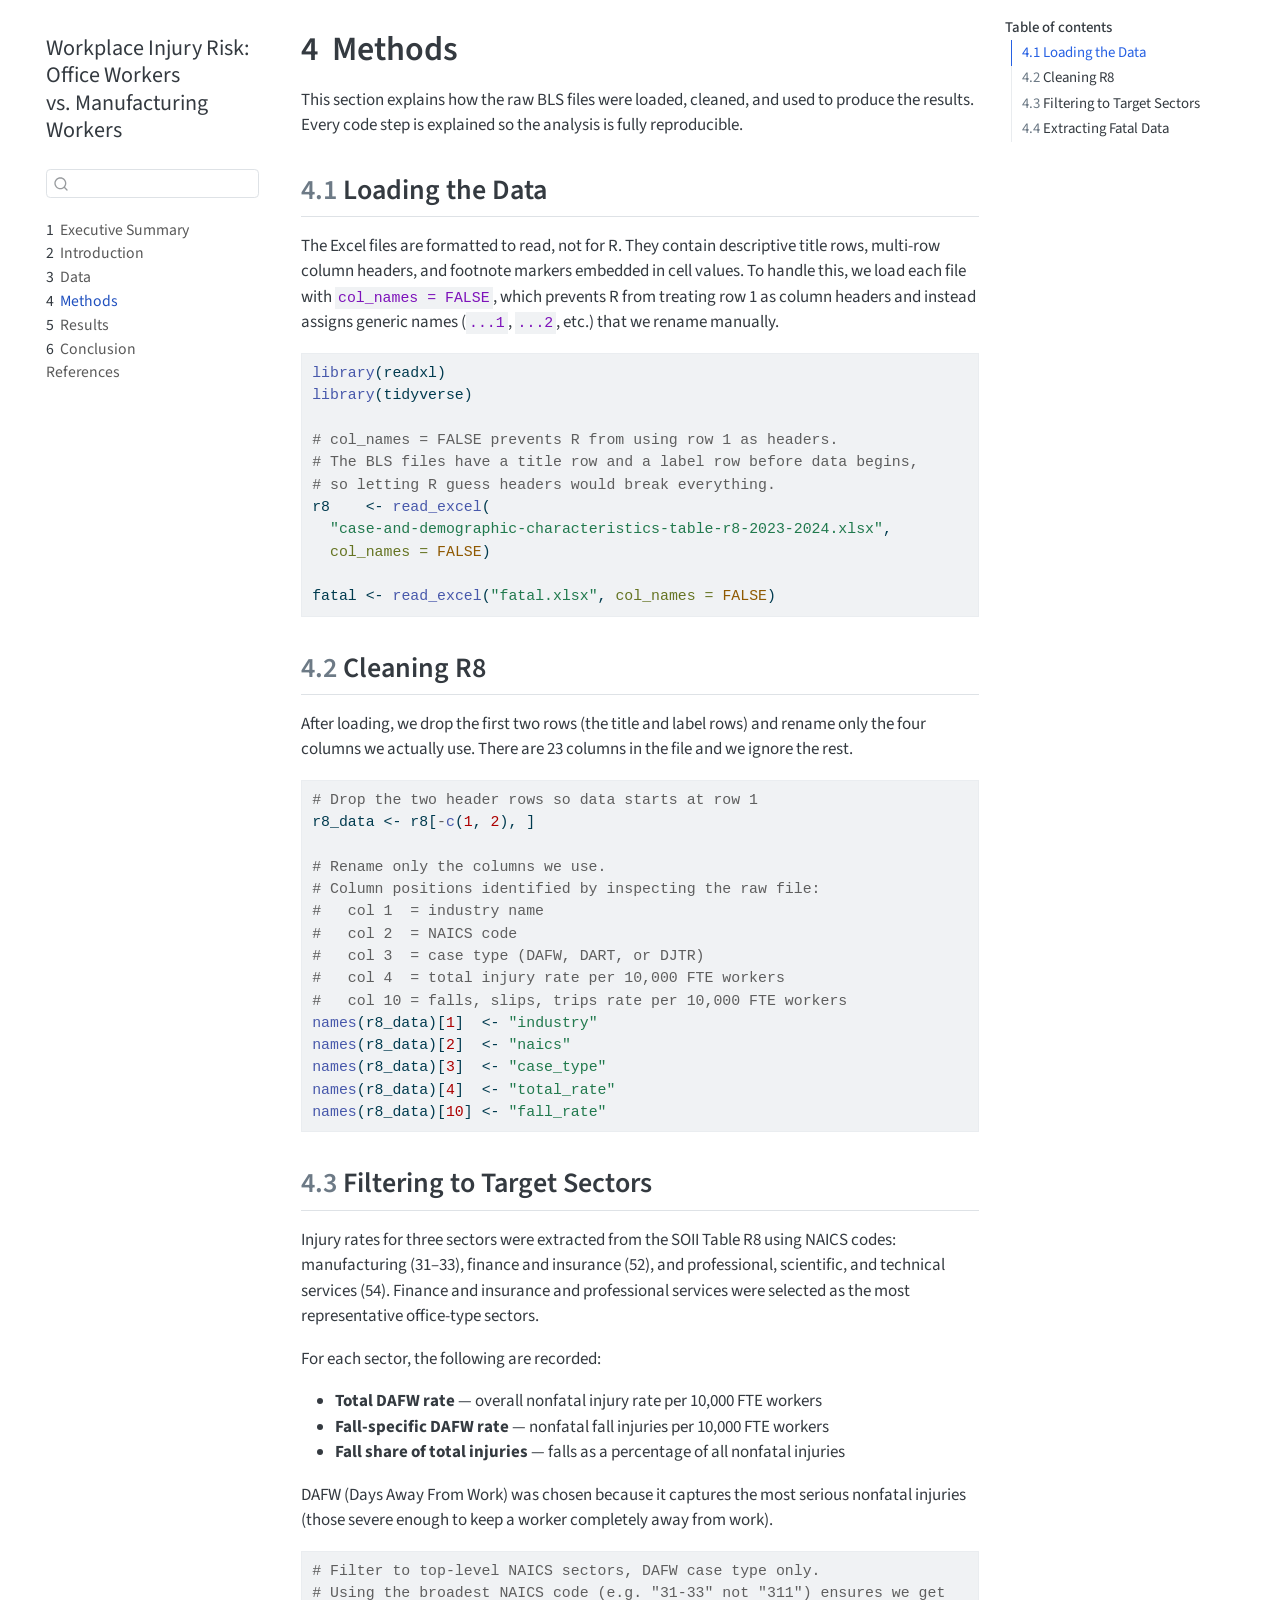
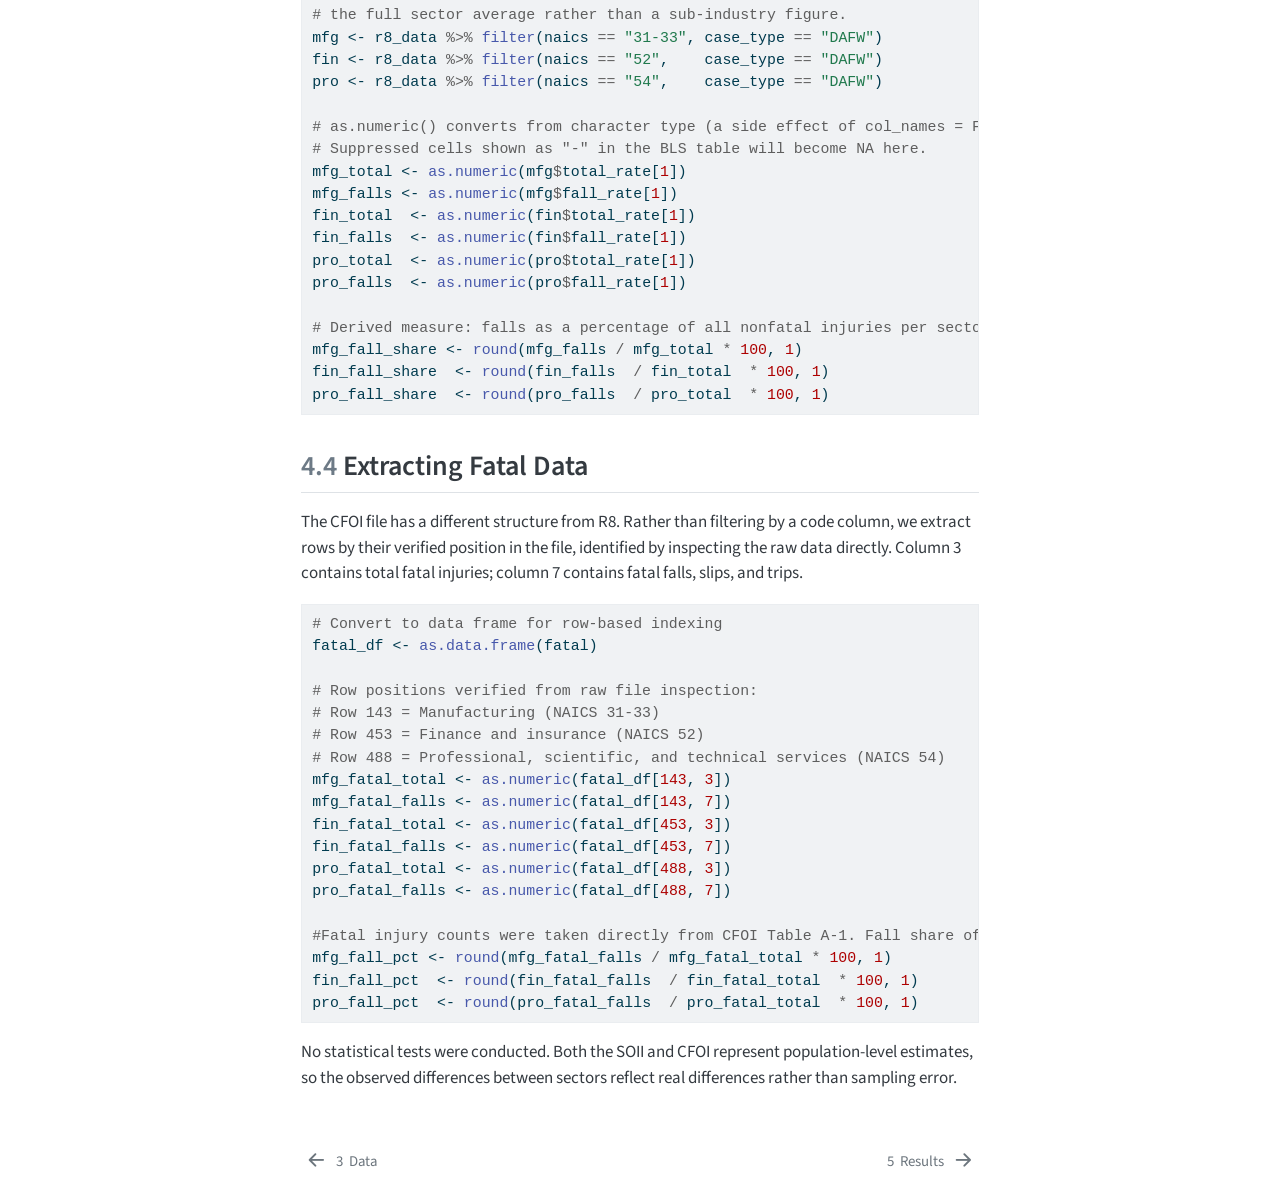
<file: docs/03-methods.html>
<!DOCTYPE html>
<html xmlns="http://www.w3.org/1999/xhtml" lang="en" xml:lang="en"><head>

<meta charset="utf-8">
<meta name="generator" content="quarto-1.9.37">

<meta name="viewport" content="width=device-width, initial-scale=1.0, user-scalable=yes">


<title>4&nbsp; Methods – Workplace Injury Risk: Office Workers vs. Manufacturing Workers</title>
<style>
/* Default styles provided by pandoc.
** See https://pandoc.org/MANUAL.html#variables-for-html for config info.
*/
code{white-space: pre-wrap;}
span.smallcaps{font-variant: small-caps;}
div.columns{display: flex; gap: min(4vw, 1.5em);}
div.column{flex: auto; overflow-x: auto;}
div.hanging-indent{margin-left: 1.5em; text-indent: -1.5em;}
ul.task-list{list-style: none;}
ul.task-list li input[type="checkbox"] {
  width: 0.8em;
  margin: 0 0.8em 0.2em -1em; /* quarto-specific, see https://github.com/quarto-dev/quarto-cli/issues/4556 */ 
  vertical-align: middle;
}
/* CSS for syntax highlighting */
html { -webkit-text-size-adjust: 100%; }
pre > code.sourceCode { white-space: pre; position: relative; }
pre > code.sourceCode > span { display: inline-block; line-height: 1.25; }
pre > code.sourceCode > span:empty { height: 1.2em; }
.sourceCode { overflow: visible; }
code.sourceCode > span { color: inherit; text-decoration: inherit; }
div.sourceCode { margin: 1em 0; }
pre.sourceCode { margin: 0; }
@media screen {
div.sourceCode { overflow: auto; }
}
@media print {
pre > code.sourceCode { white-space: pre-wrap; }
pre > code.sourceCode > span { text-indent: -5em; padding-left: 5em; }
}
pre.numberSource code
  { counter-reset: source-line 0; }
pre.numberSource code > span
  { position: relative; left: -4em; counter-increment: source-line; }
pre.numberSource code > span > a:first-child::before
  { content: counter(source-line);
    position: relative; left: -1em; text-align: right; vertical-align: baseline;
    border: none; display: inline-block;
    -webkit-touch-callout: none; -webkit-user-select: none;
    -khtml-user-select: none; -moz-user-select: none;
    -ms-user-select: none; user-select: none;
    padding: 0 4px; width: 4em;
  }
pre.numberSource { margin-left: 3em;  padding-left: 4px; }
div.sourceCode
  {   }
@media screen {
pre > code.sourceCode > span > a:first-child::before { text-decoration: underline; }
}
</style>


<script src="site_libs/quarto-nav/quarto-nav.js"></script>
<script src="site_libs/quarto-nav/headroom.min.js"></script>
<script src="site_libs/clipboard/clipboard.min.js"></script>
<script src="site_libs/quarto-search/autocomplete.umd.js"></script>
<script src="site_libs/quarto-search/fuse.min.js"></script>
<script src="site_libs/quarto-search/quarto-search.js"></script>
<meta name="quarto:offset" content="./">
<link href="./04-results.html" rel="next">
<link href="./02-data.html" rel="prev">
<script src="site_libs/quarto-html/quarto.js" type="module"></script>
<script src="site_libs/quarto-html/tabsets/tabsets.js" type="module"></script>
<script src="site_libs/quarto-html/popper.min.js"></script>
<script src="site_libs/quarto-html/tippy.umd.min.js"></script>
<script src="site_libs/quarto-html/anchor.min.js"></script>
<link href="site_libs/quarto-html/tippy.css" rel="stylesheet">
<link href="site_libs/quarto-html/quarto-syntax-highlighting-7f8f88aac4f3542376d5c11b86a4c14d.css" rel="stylesheet" id="quarto-text-highlighting-styles">
<script src="site_libs/bootstrap/bootstrap.min.js"></script>
<link href="site_libs/bootstrap/bootstrap-icons.css" rel="stylesheet">
<link href="site_libs/bootstrap/bootstrap-bf8fa9e8249832a856e03359fc135c1e.min.css" rel="stylesheet" append-hash="true" id="quarto-bootstrap" data-mode="light">
<script id="quarto-search-options" type="application/json">{
  "location": "sidebar",
  "copy-button": false,
  "collapse-after": 3,
  "panel-placement": "start",
  "type": "textbox",
  "limit": 50,
  "keyboard-shortcut": [
    "f",
    "/",
    "s"
  ],
  "show-item-context": false,
  "language": {
    "search-no-results-text": "No results",
    "search-matching-documents-text": "matching documents",
    "search-copy-link-title": "Copy link to search",
    "search-hide-matches-text": "Hide additional matches",
    "search-more-match-text": "more match in this document",
    "search-more-matches-text": "more matches in this document",
    "search-clear-button-title": "Clear",
    "search-text-placeholder": "",
    "search-detached-cancel-button-title": "Cancel",
    "search-submit-button-title": "Submit",
    "search-label": "Search"
  }
}</script>


</head>

<body class="nav-sidebar floating quarto-light">

<div id="quarto-search-results"></div>
  <header id="quarto-header" class="headroom fixed-top">
  <nav class="quarto-secondary-nav">
    <div class="container-fluid d-flex">
      <button type="button" class="quarto-btn-toggle btn" data-bs-toggle="collapse" role="button" data-bs-target=".quarto-sidebar-collapse-item" aria-controls="quarto-sidebar" aria-expanded="false" aria-label="Toggle sidebar navigation" onclick="if (window.quartoToggleHeadroom) { window.quartoToggleHeadroom(); }">
        <i class="bi bi-layout-text-sidebar-reverse"></i>
      </button>
        <nav class="quarto-page-breadcrumbs" aria-label="breadcrumb"><ol class="breadcrumb"><li class="breadcrumb-item"><a href="./03-methods.html"><span class="chapter-number">4</span>&nbsp; <span class="chapter-title">Methods</span></a></li></ol></nav>
        <a class="flex-grow-1" role="navigation" data-bs-toggle="collapse" data-bs-target=".quarto-sidebar-collapse-item" aria-controls="quarto-sidebar" aria-expanded="false" aria-label="Toggle sidebar navigation" onclick="if (window.quartoToggleHeadroom) { window.quartoToggleHeadroom(); }">      
        </a>
      <button type="button" class="btn quarto-search-button" aria-label="Search" onclick="window.quartoOpenSearch();">
        <i class="bi bi-search"></i>
      </button>
    </div>
  </nav>
</header>
<!-- content -->
<div id="quarto-content" class="quarto-container page-columns page-rows-contents page-layout-article">
<!-- sidebar -->
  <nav id="quarto-sidebar" class="sidebar collapse collapse-horizontal quarto-sidebar-collapse-item sidebar-navigation floating overflow-auto">
    <div class="pt-lg-2 mt-2 text-left sidebar-header">
    <div class="sidebar-title mb-0 py-0">
      <a href="./">Workplace Injury Risk: Office Workers vs.&nbsp;Manufacturing Workers</a> 
    </div>
      </div>
        <div class="mt-2 flex-shrink-0 align-items-center">
        <div class="sidebar-search">
        <div id="quarto-search" class="" title="Search"></div>
        </div>
        </div>
    <div class="sidebar-menu-container"> 
    <ul class="list-unstyled mt-1">
        <li class="sidebar-item">
  <div class="sidebar-item-container"> 
  <a href="./index.html" class="sidebar-item-text sidebar-link">
 <span class="menu-text"><span class="chapter-number">1</span>&nbsp; <span class="chapter-title">Executive Summary</span></span></a>
  </div>
</li>
        <li class="sidebar-item">
  <div class="sidebar-item-container"> 
  <a href="./01-intro.html" class="sidebar-item-text sidebar-link">
 <span class="menu-text"><span class="chapter-number">2</span>&nbsp; <span class="chapter-title">Introduction</span></span></a>
  </div>
</li>
        <li class="sidebar-item">
  <div class="sidebar-item-container"> 
  <a href="./02-data.html" class="sidebar-item-text sidebar-link">
 <span class="menu-text"><span class="chapter-number">3</span>&nbsp; <span class="chapter-title">Data</span></span></a>
  </div>
</li>
        <li class="sidebar-item">
  <div class="sidebar-item-container"> 
  <a href="./03-methods.html" class="sidebar-item-text sidebar-link active">
 <span class="menu-text"><span class="chapter-number">4</span>&nbsp; <span class="chapter-title">Methods</span></span></a>
  </div>
</li>
        <li class="sidebar-item">
  <div class="sidebar-item-container"> 
  <a href="./04-results.html" class="sidebar-item-text sidebar-link">
 <span class="menu-text"><span class="chapter-number">5</span>&nbsp; <span class="chapter-title">Results</span></span></a>
  </div>
</li>
        <li class="sidebar-item">
  <div class="sidebar-item-container"> 
  <a href="./05-conclusion.html" class="sidebar-item-text sidebar-link">
 <span class="menu-text"><span class="chapter-number">6</span>&nbsp; <span class="chapter-title">Conclusion</span></span></a>
  </div>
</li>
        <li class="sidebar-item">
  <div class="sidebar-item-container"> 
  <a href="./references.html" class="sidebar-item-text sidebar-link">
 <span class="menu-text">References</span></a>
  </div>
</li>
    </ul>
    </div>
</nav>
<div id="quarto-sidebar-glass" class="quarto-sidebar-collapse-item" data-bs-toggle="collapse" data-bs-target=".quarto-sidebar-collapse-item"></div>
<!-- margin-sidebar -->
    <div id="quarto-margin-sidebar" class="sidebar margin-sidebar">
        <nav id="TOC" role="doc-toc" class="toc-active">
    <h2 id="toc-title">Table of contents</h2>
   
  <ul>
  <li><a href="#loading-the-data" id="toc-loading-the-data" class="nav-link active" data-scroll-target="#loading-the-data"><span class="header-section-number">4.1</span> Loading the Data</a></li>
  <li><a href="#cleaning-r8" id="toc-cleaning-r8" class="nav-link" data-scroll-target="#cleaning-r8"><span class="header-section-number">4.2</span> Cleaning R8</a></li>
  <li><a href="#filtering-to-target-sectors" id="toc-filtering-to-target-sectors" class="nav-link" data-scroll-target="#filtering-to-target-sectors"><span class="header-section-number">4.3</span> Filtering to Target Sectors</a></li>
  <li><a href="#extracting-fatal-data" id="toc-extracting-fatal-data" class="nav-link" data-scroll-target="#extracting-fatal-data"><span class="header-section-number">4.4</span> Extracting Fatal Data</a></li>
  </ul>
</nav>
    </div>
<!-- main -->
<main class="content" id="quarto-document-content">

<header id="title-block-header" class="quarto-title-block default">
<div class="quarto-title">
<h1 class="title"><span class="chapter-number">4</span>&nbsp; <span class="chapter-title">Methods</span></h1>
</div>



<div class="quarto-title-meta">

    
  
    
  </div>
  


</header>


<p>This section explains how the raw BLS files were loaded, cleaned, and used to produce the results. Every code step is explained so the analysis is fully reproducible.</p>
<section id="loading-the-data" class="level2" data-number="4.1">
<h2 data-number="4.1" class="anchored" data-anchor-id="loading-the-data"><span class="header-section-number">4.1</span> Loading the Data</h2>
<p>The Excel files are formatted to read, not for R. They contain descriptive title rows, multi-row column headers, and footnote markers embedded in cell values. To handle this, we load each file with <code>col_names = FALSE</code>, which prevents R from treating row 1 as column headers and instead assigns generic names (<code>...1</code>, <code>...2</code>, etc.) that we rename manually.</p>
<div class="cell">
<div class="code-copy-outer-scaffold"><div class="sourceCode cell-code" id="cb1"><pre class="sourceCode r code-with-copy"><code class="sourceCode r"><span id="cb1-1"><a href="#cb1-1" aria-hidden="true" tabindex="-1"></a><span class="fu">library</span>(readxl)</span>
<span id="cb1-2"><a href="#cb1-2" aria-hidden="true" tabindex="-1"></a><span class="fu">library</span>(tidyverse)</span>
<span id="cb1-3"><a href="#cb1-3" aria-hidden="true" tabindex="-1"></a></span>
<span id="cb1-4"><a href="#cb1-4" aria-hidden="true" tabindex="-1"></a><span class="co"># col_names = FALSE prevents R from using row 1 as headers.</span></span>
<span id="cb1-5"><a href="#cb1-5" aria-hidden="true" tabindex="-1"></a><span class="co"># The BLS files have a title row and a label row before data begins,</span></span>
<span id="cb1-6"><a href="#cb1-6" aria-hidden="true" tabindex="-1"></a><span class="co"># so letting R guess headers would break everything.</span></span>
<span id="cb1-7"><a href="#cb1-7" aria-hidden="true" tabindex="-1"></a>r8    <span class="ot">&lt;-</span> <span class="fu">read_excel</span>(</span>
<span id="cb1-8"><a href="#cb1-8" aria-hidden="true" tabindex="-1"></a>  <span class="st">"case-and-demographic-characteristics-table-r8-2023-2024.xlsx"</span>,</span>
<span id="cb1-9"><a href="#cb1-9" aria-hidden="true" tabindex="-1"></a>  <span class="at">col_names =</span> <span class="cn">FALSE</span>)</span>
<span id="cb1-10"><a href="#cb1-10" aria-hidden="true" tabindex="-1"></a></span>
<span id="cb1-11"><a href="#cb1-11" aria-hidden="true" tabindex="-1"></a>fatal <span class="ot">&lt;-</span> <span class="fu">read_excel</span>(<span class="st">"fatal.xlsx"</span>, <span class="at">col_names =</span> <span class="cn">FALSE</span>)</span></code></pre></div><button title="Copy to Clipboard" class="code-copy-button"><i class="bi"></i></button></div>
</div>
</section>
<section id="cleaning-r8" class="level2" data-number="4.2">
<h2 data-number="4.2" class="anchored" data-anchor-id="cleaning-r8"><span class="header-section-number">4.2</span> Cleaning R8</h2>
<p>After loading, we drop the first two rows (the title and label rows) and rename only the four columns we actually use. There are 23 columns in the file and we ignore the rest.</p>
<div class="cell">
<div class="code-copy-outer-scaffold"><div class="sourceCode cell-code" id="cb2"><pre class="sourceCode r code-with-copy"><code class="sourceCode r"><span id="cb2-1"><a href="#cb2-1" aria-hidden="true" tabindex="-1"></a><span class="co"># Drop the two header rows so data starts at row 1</span></span>
<span id="cb2-2"><a href="#cb2-2" aria-hidden="true" tabindex="-1"></a>r8_data <span class="ot">&lt;-</span> r8[<span class="sc">-</span><span class="fu">c</span>(<span class="dv">1</span>, <span class="dv">2</span>), ]</span>
<span id="cb2-3"><a href="#cb2-3" aria-hidden="true" tabindex="-1"></a></span>
<span id="cb2-4"><a href="#cb2-4" aria-hidden="true" tabindex="-1"></a><span class="co"># Rename only the columns we use.</span></span>
<span id="cb2-5"><a href="#cb2-5" aria-hidden="true" tabindex="-1"></a><span class="co"># Column positions identified by inspecting the raw file:</span></span>
<span id="cb2-6"><a href="#cb2-6" aria-hidden="true" tabindex="-1"></a><span class="co">#   col 1  = industry name</span></span>
<span id="cb2-7"><a href="#cb2-7" aria-hidden="true" tabindex="-1"></a><span class="co">#   col 2  = NAICS code</span></span>
<span id="cb2-8"><a href="#cb2-8" aria-hidden="true" tabindex="-1"></a><span class="co">#   col 3  = case type (DAFW, DART, or DJTR)</span></span>
<span id="cb2-9"><a href="#cb2-9" aria-hidden="true" tabindex="-1"></a><span class="co">#   col 4  = total injury rate per 10,000 FTE workers</span></span>
<span id="cb2-10"><a href="#cb2-10" aria-hidden="true" tabindex="-1"></a><span class="co">#   col 10 = falls, slips, trips rate per 10,000 FTE workers</span></span>
<span id="cb2-11"><a href="#cb2-11" aria-hidden="true" tabindex="-1"></a><span class="fu">names</span>(r8_data)[<span class="dv">1</span>]  <span class="ot">&lt;-</span> <span class="st">"industry"</span></span>
<span id="cb2-12"><a href="#cb2-12" aria-hidden="true" tabindex="-1"></a><span class="fu">names</span>(r8_data)[<span class="dv">2</span>]  <span class="ot">&lt;-</span> <span class="st">"naics"</span></span>
<span id="cb2-13"><a href="#cb2-13" aria-hidden="true" tabindex="-1"></a><span class="fu">names</span>(r8_data)[<span class="dv">3</span>]  <span class="ot">&lt;-</span> <span class="st">"case_type"</span></span>
<span id="cb2-14"><a href="#cb2-14" aria-hidden="true" tabindex="-1"></a><span class="fu">names</span>(r8_data)[<span class="dv">4</span>]  <span class="ot">&lt;-</span> <span class="st">"total_rate"</span></span>
<span id="cb2-15"><a href="#cb2-15" aria-hidden="true" tabindex="-1"></a><span class="fu">names</span>(r8_data)[<span class="dv">10</span>] <span class="ot">&lt;-</span> <span class="st">"fall_rate"</span></span></code></pre></div><button title="Copy to Clipboard" class="code-copy-button"><i class="bi"></i></button></div>
</div>
</section>
<section id="filtering-to-target-sectors" class="level2" data-number="4.3">
<h2 data-number="4.3" class="anchored" data-anchor-id="filtering-to-target-sectors"><span class="header-section-number">4.3</span> Filtering to Target Sectors</h2>
<p>Injury rates for three sectors were extracted from the SOII Table R8 using NAICS codes: manufacturing (31–33), finance and insurance (52), and professional, scientific, and technical services (54). Finance and insurance and professional services were selected as the most representative office-type sectors.</p>
<p>For each sector, the following are recorded:</p>
<ul>
<li><strong>Total DAFW rate</strong> — overall nonfatal injury rate per 10,000 FTE workers</li>
<li><strong>Fall-specific DAFW rate</strong> — nonfatal fall injuries per 10,000 FTE workers</li>
<li><strong>Fall share of total injuries</strong> — falls as a percentage of all nonfatal injuries</li>
</ul>
<p>DAFW (Days Away From Work) was chosen because it captures the most serious nonfatal injuries (those severe enough to keep a worker completely away from work).</p>
<div class="cell">
<div class="code-copy-outer-scaffold"><div class="sourceCode cell-code" id="cb3"><pre class="sourceCode r code-with-copy"><code class="sourceCode r"><span id="cb3-1"><a href="#cb3-1" aria-hidden="true" tabindex="-1"></a><span class="co"># Filter to top-level NAICS sectors, DAFW case type only.</span></span>
<span id="cb3-2"><a href="#cb3-2" aria-hidden="true" tabindex="-1"></a><span class="co"># Using the broadest NAICS code (e.g. "31-33" not "311") ensures we get</span></span>
<span id="cb3-3"><a href="#cb3-3" aria-hidden="true" tabindex="-1"></a><span class="co"># the full sector average rather than a sub-industry figure.</span></span>
<span id="cb3-4"><a href="#cb3-4" aria-hidden="true" tabindex="-1"></a>mfg <span class="ot">&lt;-</span> r8_data <span class="sc">%&gt;%</span> <span class="fu">filter</span>(naics <span class="sc">==</span> <span class="st">"31-33"</span>, case_type <span class="sc">==</span> <span class="st">"DAFW"</span>)</span>
<span id="cb3-5"><a href="#cb3-5" aria-hidden="true" tabindex="-1"></a>fin <span class="ot">&lt;-</span> r8_data <span class="sc">%&gt;%</span> <span class="fu">filter</span>(naics <span class="sc">==</span> <span class="st">"52"</span>,    case_type <span class="sc">==</span> <span class="st">"DAFW"</span>)</span>
<span id="cb3-6"><a href="#cb3-6" aria-hidden="true" tabindex="-1"></a>pro <span class="ot">&lt;-</span> r8_data <span class="sc">%&gt;%</span> <span class="fu">filter</span>(naics <span class="sc">==</span> <span class="st">"54"</span>,    case_type <span class="sc">==</span> <span class="st">"DAFW"</span>)</span>
<span id="cb3-7"><a href="#cb3-7" aria-hidden="true" tabindex="-1"></a></span>
<span id="cb3-8"><a href="#cb3-8" aria-hidden="true" tabindex="-1"></a><span class="co"># as.numeric() converts from character type (a side effect of col_names = FALSE).</span></span>
<span id="cb3-9"><a href="#cb3-9" aria-hidden="true" tabindex="-1"></a><span class="co"># Suppressed cells shown as "-" in the BLS table will become NA here.</span></span>
<span id="cb3-10"><a href="#cb3-10" aria-hidden="true" tabindex="-1"></a>mfg_total <span class="ot">&lt;-</span> <span class="fu">as.numeric</span>(mfg<span class="sc">$</span>total_rate[<span class="dv">1</span>])</span>
<span id="cb3-11"><a href="#cb3-11" aria-hidden="true" tabindex="-1"></a>mfg_falls <span class="ot">&lt;-</span> <span class="fu">as.numeric</span>(mfg<span class="sc">$</span>fall_rate[<span class="dv">1</span>])</span>
<span id="cb3-12"><a href="#cb3-12" aria-hidden="true" tabindex="-1"></a>fin_total  <span class="ot">&lt;-</span> <span class="fu">as.numeric</span>(fin<span class="sc">$</span>total_rate[<span class="dv">1</span>])</span>
<span id="cb3-13"><a href="#cb3-13" aria-hidden="true" tabindex="-1"></a>fin_falls  <span class="ot">&lt;-</span> <span class="fu">as.numeric</span>(fin<span class="sc">$</span>fall_rate[<span class="dv">1</span>])</span>
<span id="cb3-14"><a href="#cb3-14" aria-hidden="true" tabindex="-1"></a>pro_total  <span class="ot">&lt;-</span> <span class="fu">as.numeric</span>(pro<span class="sc">$</span>total_rate[<span class="dv">1</span>])</span>
<span id="cb3-15"><a href="#cb3-15" aria-hidden="true" tabindex="-1"></a>pro_falls  <span class="ot">&lt;-</span> <span class="fu">as.numeric</span>(pro<span class="sc">$</span>fall_rate[<span class="dv">1</span>])</span>
<span id="cb3-16"><a href="#cb3-16" aria-hidden="true" tabindex="-1"></a></span>
<span id="cb3-17"><a href="#cb3-17" aria-hidden="true" tabindex="-1"></a><span class="co"># Derived measure: falls as a percentage of all nonfatal injuries per sector</span></span>
<span id="cb3-18"><a href="#cb3-18" aria-hidden="true" tabindex="-1"></a>mfg_fall_share <span class="ot">&lt;-</span> <span class="fu">round</span>(mfg_falls <span class="sc">/</span> mfg_total <span class="sc">*</span> <span class="dv">100</span>, <span class="dv">1</span>)</span>
<span id="cb3-19"><a href="#cb3-19" aria-hidden="true" tabindex="-1"></a>fin_fall_share  <span class="ot">&lt;-</span> <span class="fu">round</span>(fin_falls  <span class="sc">/</span> fin_total  <span class="sc">*</span> <span class="dv">100</span>, <span class="dv">1</span>)</span>
<span id="cb3-20"><a href="#cb3-20" aria-hidden="true" tabindex="-1"></a>pro_fall_share  <span class="ot">&lt;-</span> <span class="fu">round</span>(pro_falls  <span class="sc">/</span> pro_total  <span class="sc">*</span> <span class="dv">100</span>, <span class="dv">1</span>)</span></code></pre></div><button title="Copy to Clipboard" class="code-copy-button"><i class="bi"></i></button></div>
</div>
</section>
<section id="extracting-fatal-data" class="level2" data-number="4.4">
<h2 data-number="4.4" class="anchored" data-anchor-id="extracting-fatal-data"><span class="header-section-number">4.4</span> Extracting Fatal Data</h2>
<p>The CFOI file has a different structure from R8. Rather than filtering by a code column, we extract rows by their verified position in the file, identified by inspecting the raw data directly. Column 3 contains total fatal injuries; column 7 contains fatal falls, slips, and trips.</p>
<div class="cell">
<div class="code-copy-outer-scaffold"><div class="sourceCode cell-code" id="cb4"><pre class="sourceCode r code-with-copy"><code class="sourceCode r"><span id="cb4-1"><a href="#cb4-1" aria-hidden="true" tabindex="-1"></a><span class="co"># Convert to data frame for row-based indexing</span></span>
<span id="cb4-2"><a href="#cb4-2" aria-hidden="true" tabindex="-1"></a>fatal_df <span class="ot">&lt;-</span> <span class="fu">as.data.frame</span>(fatal)</span>
<span id="cb4-3"><a href="#cb4-3" aria-hidden="true" tabindex="-1"></a></span>
<span id="cb4-4"><a href="#cb4-4" aria-hidden="true" tabindex="-1"></a><span class="co"># Row positions verified from raw file inspection:</span></span>
<span id="cb4-5"><a href="#cb4-5" aria-hidden="true" tabindex="-1"></a><span class="co"># Row 143 = Manufacturing (NAICS 31-33)</span></span>
<span id="cb4-6"><a href="#cb4-6" aria-hidden="true" tabindex="-1"></a><span class="co"># Row 453 = Finance and insurance (NAICS 52)</span></span>
<span id="cb4-7"><a href="#cb4-7" aria-hidden="true" tabindex="-1"></a><span class="co"># Row 488 = Professional, scientific, and technical services (NAICS 54)</span></span>
<span id="cb4-8"><a href="#cb4-8" aria-hidden="true" tabindex="-1"></a>mfg_fatal_total <span class="ot">&lt;-</span> <span class="fu">as.numeric</span>(fatal_df[<span class="dv">143</span>, <span class="dv">3</span>])</span>
<span id="cb4-9"><a href="#cb4-9" aria-hidden="true" tabindex="-1"></a>mfg_fatal_falls <span class="ot">&lt;-</span> <span class="fu">as.numeric</span>(fatal_df[<span class="dv">143</span>, <span class="dv">7</span>])</span>
<span id="cb4-10"><a href="#cb4-10" aria-hidden="true" tabindex="-1"></a>fin_fatal_total <span class="ot">&lt;-</span> <span class="fu">as.numeric</span>(fatal_df[<span class="dv">453</span>, <span class="dv">3</span>])</span>
<span id="cb4-11"><a href="#cb4-11" aria-hidden="true" tabindex="-1"></a>fin_fatal_falls <span class="ot">&lt;-</span> <span class="fu">as.numeric</span>(fatal_df[<span class="dv">453</span>, <span class="dv">7</span>])</span>
<span id="cb4-12"><a href="#cb4-12" aria-hidden="true" tabindex="-1"></a>pro_fatal_total <span class="ot">&lt;-</span> <span class="fu">as.numeric</span>(fatal_df[<span class="dv">488</span>, <span class="dv">3</span>])</span>
<span id="cb4-13"><a href="#cb4-13" aria-hidden="true" tabindex="-1"></a>pro_fatal_falls <span class="ot">&lt;-</span> <span class="fu">as.numeric</span>(fatal_df[<span class="dv">488</span>, <span class="dv">7</span>])</span>
<span id="cb4-14"><a href="#cb4-14" aria-hidden="true" tabindex="-1"></a></span>
<span id="cb4-15"><a href="#cb4-15" aria-hidden="true" tabindex="-1"></a><span class="co">#Fatal injury counts were taken directly from CFOI Table A-1. Fall share of deaths are calculated by dividing fatal falls by total sector deaths.</span></span>
<span id="cb4-16"><a href="#cb4-16" aria-hidden="true" tabindex="-1"></a>mfg_fall_pct <span class="ot">&lt;-</span> <span class="fu">round</span>(mfg_fatal_falls <span class="sc">/</span> mfg_fatal_total <span class="sc">*</span> <span class="dv">100</span>, <span class="dv">1</span>)</span>
<span id="cb4-17"><a href="#cb4-17" aria-hidden="true" tabindex="-1"></a>fin_fall_pct  <span class="ot">&lt;-</span> <span class="fu">round</span>(fin_fatal_falls  <span class="sc">/</span> fin_fatal_total  <span class="sc">*</span> <span class="dv">100</span>, <span class="dv">1</span>)</span>
<span id="cb4-18"><a href="#cb4-18" aria-hidden="true" tabindex="-1"></a>pro_fall_pct  <span class="ot">&lt;-</span> <span class="fu">round</span>(pro_fatal_falls  <span class="sc">/</span> pro_fatal_total  <span class="sc">*</span> <span class="dv">100</span>, <span class="dv">1</span>)</span></code></pre></div><button title="Copy to Clipboard" class="code-copy-button"><i class="bi"></i></button></div>
</div>
<p>No statistical tests were conducted. Both the SOII and CFOI represent population-level estimates, so the observed differences between sectors reflect real differences rather than sampling error.</p>


</section>

</main> <!-- /main -->
<script id="quarto-html-after-body" type="application/javascript">
  window.document.addEventListener("DOMContentLoaded", function (event) {
    const icon = "";
    const anchorJS = new window.AnchorJS();
    anchorJS.options = {
      placement: 'right',
      icon: icon
    };
    anchorJS.add('.anchored');
    const isCodeAnnotation = (el) => {
      for (const clz of el.classList) {
        if (clz.startsWith('code-annotation-')) {                     
          return true;
        }
      }
      return false;
    }
    const onCopySuccess = function(e) {
      // button target
      const button = e.trigger;
      // don't keep focus
      button.blur();
      // flash "checked"
      button.classList.add('code-copy-button-checked');
      var currentTitle = button.getAttribute("title");
      button.setAttribute("title", "Copied!");
      let tooltip;
      if (window.bootstrap) {
        button.setAttribute("data-bs-toggle", "tooltip");
        button.setAttribute("data-bs-placement", "left");
        button.setAttribute("data-bs-title", "Copied!");
        tooltip = new bootstrap.Tooltip(button, 
          { trigger: "manual", 
            customClass: "code-copy-button-tooltip",
            offset: [0, -8]});
        tooltip.show();    
      }
      setTimeout(function() {
        if (tooltip) {
          tooltip.hide();
          button.removeAttribute("data-bs-title");
          button.removeAttribute("data-bs-toggle");
          button.removeAttribute("data-bs-placement");
        }
        button.setAttribute("title", currentTitle);
        button.classList.remove('code-copy-button-checked');
      }, 1000);
      // clear code selection
      e.clearSelection();
    }
    const getTextToCopy = function(trigger) {
      const outerScaffold = trigger.parentElement.cloneNode(true);
      const codeEl = outerScaffold.querySelector('code');
      for (const childEl of codeEl.children) {
        if (isCodeAnnotation(childEl)) {
          childEl.remove();
        }
      }
      return codeEl.innerText;
    }
    const clipboard = new window.ClipboardJS('.code-copy-button:not([data-in-quarto-modal])', {
      text: getTextToCopy
    });
    clipboard.on('success', onCopySuccess);
    if (window.document.getElementById('quarto-embedded-source-code-modal')) {
      const clipboardModal = new window.ClipboardJS('.code-copy-button[data-in-quarto-modal]', {
        text: getTextToCopy,
        container: window.document.getElementById('quarto-embedded-source-code-modal')
      });
      clipboardModal.on('success', onCopySuccess);
    }
      var localhostRegex = new RegExp(/^(?:http|https):\/\/localhost\:?[0-9]*\//);
      var mailtoRegex = new RegExp(/^mailto:/);
        var filterRegex = new RegExp('/' + window.location.host + '/');
      var isInternal = (href) => {
          return filterRegex.test(href) || localhostRegex.test(href) || mailtoRegex.test(href);
      }
      // Inspect non-navigation links and adorn them if external
     var links = window.document.querySelectorAll('a[href]:not(.nav-link):not(.navbar-brand):not(.toc-action):not(.sidebar-link):not(.sidebar-item-toggle):not(.pagination-link):not(.no-external):not([aria-hidden]):not(.dropdown-item):not(.quarto-navigation-tool):not(.about-link)');
      for (var i=0; i<links.length; i++) {
        const link = links[i];
        if (!isInternal(link.href)) {
          // undo the damage that might have been done by quarto-nav.js in the case of
          // links that we want to consider external
          if (link.dataset.originalHref !== undefined) {
            link.href = link.dataset.originalHref;
          }
        }
      }
    function tippyHover(el, contentFn, onTriggerFn, onUntriggerFn) {
      const config = {
        allowHTML: true,
        maxWidth: 500,
        delay: 100,
        arrow: false,
        appendTo: function(el) {
            return el.parentElement;
        },
        interactive: true,
        interactiveBorder: 10,
        theme: 'quarto',
        placement: 'bottom-start',
      };
      if (contentFn) {
        config.content = contentFn;
      }
      if (onTriggerFn) {
        config.onTrigger = onTriggerFn;
      }
      if (onUntriggerFn) {
        config.onUntrigger = onUntriggerFn;
      }
      window.tippy(el, config); 
    }
    const noterefs = window.document.querySelectorAll('a[role="doc-noteref"]');
    for (var i=0; i<noterefs.length; i++) {
      const ref = noterefs[i];
      tippyHover(ref, function() {
        // use id or data attribute instead here
        let href = ref.getAttribute('data-footnote-href') || ref.getAttribute('href');
        try { href = new URL(href).hash; } catch {}
        const id = href.replace(/^#\/?/, "");
        const note = window.document.getElementById(id);
        if (note) {
          return note.innerHTML;
        } else {
          return "";
        }
      });
    }
    const xrefs = window.document.querySelectorAll('a.quarto-xref');
    const processXRef = (id, note) => {
      // Strip column container classes
      const stripColumnClz = (el) => {
        el.classList.remove("page-full", "page-columns");
        if (el.children) {
          for (const child of el.children) {
            stripColumnClz(child);
          }
        }
      }
      stripColumnClz(note)
      if (id === null || id.startsWith('sec-')) {
        // Special case sections, only their first couple elements
        const container = document.createElement("div");
        if (note.children && note.children.length > 2) {
          container.appendChild(note.children[0].cloneNode(true));
          for (let i = 1; i < note.children.length; i++) {
            const child = note.children[i];
            if (child.tagName === "P" && child.innerText === "") {
              continue;
            } else {
              container.appendChild(child.cloneNode(true));
              break;
            }
          }
          if (window.Quarto?.typesetMath) {
            window.Quarto.typesetMath(container);
          }
          return container.innerHTML
        } else {
          if (window.Quarto?.typesetMath) {
            window.Quarto.typesetMath(note);
          }
          return note.innerHTML;
        }
      } else {
        // Remove any anchor links if they are present
        const anchorLink = note.querySelector('a.anchorjs-link');
        if (anchorLink) {
          anchorLink.remove();
        }
        if (window.Quarto?.typesetMath) {
          window.Quarto.typesetMath(note);
        }
        if (note.classList.contains("callout")) {
          return note.outerHTML;
        } else {
          return note.innerHTML;
        }
      }
    }
    for (var i=0; i<xrefs.length; i++) {
      const xref = xrefs[i];
      tippyHover(xref, undefined, function(instance) {
        instance.disable();
        let url = xref.getAttribute('href');
        let hash = undefined; 
        if (url.startsWith('#')) {
          hash = url;
        } else {
          try { hash = new URL(url).hash; } catch {}
        }
        if (hash) {
          const id = hash.replace(/^#\/?/, "");
          const note = window.document.getElementById(id);
          if (note !== null) {
            try {
              const html = processXRef(id, note.cloneNode(true));
              instance.setContent(html);
            } finally {
              instance.enable();
              instance.show();
            }
          } else {
            // See if we can fetch this
            fetch(url.split('#')[0])
            .then(res => res.text())
            .then(html => {
              const parser = new DOMParser();
              const htmlDoc = parser.parseFromString(html, "text/html");
              const note = htmlDoc.getElementById(id);
              if (note !== null) {
                const html = processXRef(id, note);
                instance.setContent(html);
              } 
            }).finally(() => {
              instance.enable();
              instance.show();
            });
          }
        } else {
          // See if we can fetch a full url (with no hash to target)
          // This is a special case and we should probably do some content thinning / targeting
          fetch(url)
          .then(res => res.text())
          .then(html => {
            const parser = new DOMParser();
            const htmlDoc = parser.parseFromString(html, "text/html");
            const note = htmlDoc.querySelector('main.content');
            if (note !== null) {
              // This should only happen for chapter cross references
              // (since there is no id in the URL)
              // remove the first header
              if (note.children.length > 0 && note.children[0].tagName === "HEADER") {
                note.children[0].remove();
              }
              const html = processXRef(null, note);
              instance.setContent(html);
            } 
          }).finally(() => {
            instance.enable();
            instance.show();
          });
        }
      }, function(instance) {
      });
    }
        let selectedAnnoteEl;
        const selectorForAnnotation = ( cell, annotation) => {
          let cellAttr = 'data-code-cell="' + cell + '"';
          let lineAttr = 'data-code-annotation="' +  annotation + '"';
          const selector = 'span[' + cellAttr + '][' + lineAttr + ']';
          return selector;
        }
        const selectCodeLines = (annoteEl) => {
          const doc = window.document;
          const targetCell = annoteEl.getAttribute("data-target-cell");
          const targetAnnotation = annoteEl.getAttribute("data-target-annotation");
          const annoteSpan = window.document.querySelector(selectorForAnnotation(targetCell, targetAnnotation));
          const lines = annoteSpan.getAttribute("data-code-lines").split(",");
          const lineIds = lines.map((line) => {
            return targetCell + "-" + line;
          })
          let top = null;
          let height = null;
          let parent = null;
          if (lineIds.length > 0) {
              //compute the position of the single el (top and bottom and make a div)
              const el = window.document.getElementById(lineIds[0]);
              top = el.offsetTop;
              height = el.offsetHeight;
              parent = el.parentElement.parentElement;
            if (lineIds.length > 1) {
              const lastEl = window.document.getElementById(lineIds[lineIds.length - 1]);
              const bottom = lastEl.offsetTop + lastEl.offsetHeight;
              height = bottom - top;
            }
            if (top !== null && height !== null && parent !== null) {
              // cook up a div (if necessary) and position it 
              let div = window.document.getElementById("code-annotation-line-highlight");
              if (div === null) {
                div = window.document.createElement("div");
                div.setAttribute("id", "code-annotation-line-highlight");
                div.style.position = 'absolute';
                parent.appendChild(div);
              }
              div.style.top = top - 2 + "px";
              div.style.height = height + 4 + "px";
              div.style.left = 0;
              let gutterDiv = window.document.getElementById("code-annotation-line-highlight-gutter");
              if (gutterDiv === null) {
                gutterDiv = window.document.createElement("div");
                gutterDiv.setAttribute("id", "code-annotation-line-highlight-gutter");
                gutterDiv.style.position = 'absolute';
                const codeCell = window.document.getElementById(targetCell);
                const gutter = codeCell.querySelector('.code-annotation-gutter');
                gutter.appendChild(gutterDiv);
              }
              gutterDiv.style.top = top - 2 + "px";
              gutterDiv.style.height = height + 4 + "px";
            }
            selectedAnnoteEl = annoteEl;
          }
        };
        const unselectCodeLines = () => {
          const elementsIds = ["code-annotation-line-highlight", "code-annotation-line-highlight-gutter"];
          elementsIds.forEach((elId) => {
            const div = window.document.getElementById(elId);
            if (div) {
              div.remove();
            }
          });
          selectedAnnoteEl = undefined;
        };
          // Handle positioning of the toggle
      window.addEventListener(
        "resize",
        throttle(() => {
          elRect = undefined;
          if (selectedAnnoteEl) {
            selectCodeLines(selectedAnnoteEl);
          }
        }, 10)
      );
      function throttle(fn, ms) {
      let throttle = false;
      let timer;
        return (...args) => {
          if(!throttle) { // first call gets through
              fn.apply(this, args);
              throttle = true;
          } else { // all the others get throttled
              if(timer) clearTimeout(timer); // cancel #2
              timer = setTimeout(() => {
                fn.apply(this, args);
                timer = throttle = false;
              }, ms);
          }
        };
      }
        // Attach click handler to the DT
        const annoteDls = window.document.querySelectorAll('dt[data-target-cell]');
        for (const annoteDlNode of annoteDls) {
          annoteDlNode.addEventListener('click', (event) => {
            const clickedEl = event.target;
            if (clickedEl !== selectedAnnoteEl) {
              unselectCodeLines();
              const activeEl = window.document.querySelector('dt[data-target-cell].code-annotation-active');
              if (activeEl) {
                activeEl.classList.remove('code-annotation-active');
              }
              selectCodeLines(clickedEl);
              clickedEl.classList.add('code-annotation-active');
            } else {
              // Unselect the line
              unselectCodeLines();
              clickedEl.classList.remove('code-annotation-active');
            }
          });
        }
    const findCites = (el) => {
      const parentEl = el.parentElement;
      if (parentEl) {
        const cites = parentEl.dataset.cites;
        if (cites) {
          return {
            el,
            cites: cites.split(' ')
          };
        } else {
          return findCites(el.parentElement)
        }
      } else {
        return undefined;
      }
    };
    var bibliorefs = window.document.querySelectorAll('a[role="doc-biblioref"]');
    for (var i=0; i<bibliorefs.length; i++) {
      const ref = bibliorefs[i];
      const citeInfo = findCites(ref);
      if (citeInfo) {
        tippyHover(citeInfo.el, function() {
          var popup = window.document.createElement('div');
          citeInfo.cites.forEach(function(cite) {
            var citeDiv = window.document.createElement('div');
            citeDiv.classList.add('hanging-indent');
            citeDiv.classList.add('csl-entry');
            var biblioDiv = window.document.getElementById('ref-' + cite);
            if (biblioDiv) {
              citeDiv.innerHTML = biblioDiv.innerHTML;
            }
            popup.appendChild(citeDiv);
          });
          return popup.innerHTML;
        });
      }
    }
  });
  </script>
<nav class="page-navigation">
  <div class="nav-page nav-page-previous">
      <a href="./02-data.html" class="pagination-link" aria-label="Data">
        <i class="bi bi-arrow-left-short"></i> <span class="nav-page-text"><span class="chapter-number">3</span>&nbsp; <span class="chapter-title">Data</span></span>
      </a>          
  </div>
  <div class="nav-page nav-page-next">
      <a href="./04-results.html" class="pagination-link" aria-label="Results">
        <span class="nav-page-text"><span class="chapter-number">5</span>&nbsp; <span class="chapter-title">Results</span></span> <i class="bi bi-arrow-right-short"></i>
      </a>
  </div>
</nav>
</div> <!-- /content -->




</body></html>
</file>
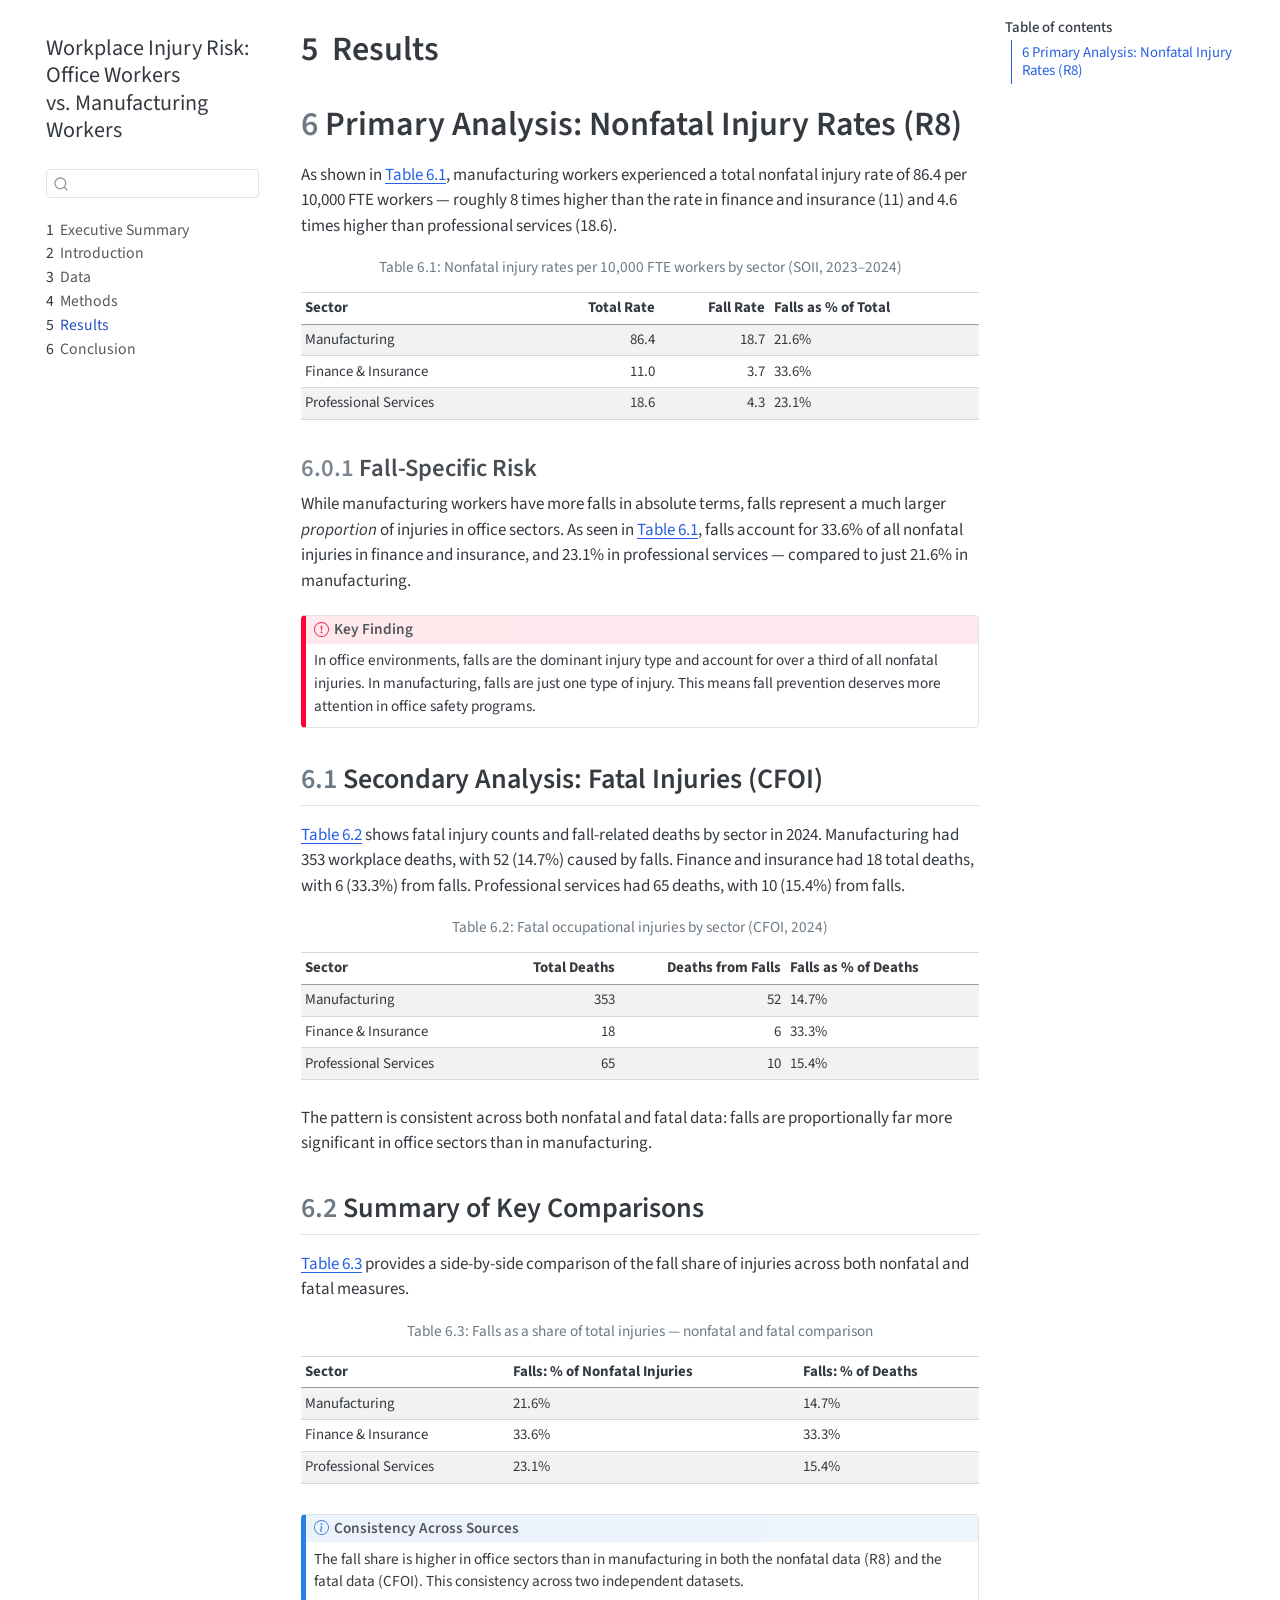
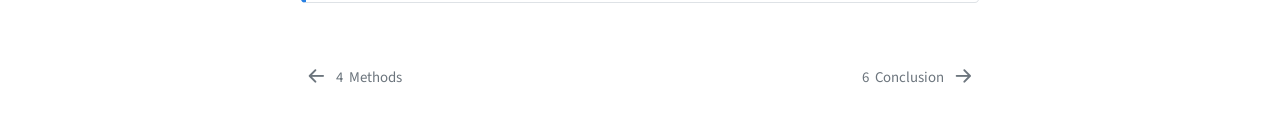
<file: docs/04-results.html>
<!DOCTYPE html>
<html xmlns="http://www.w3.org/1999/xhtml" lang="en" xml:lang="en"><head>

<meta charset="utf-8">
<meta name="generator" content="quarto-1.6.40">

<meta name="viewport" content="width=device-width, initial-scale=1.0, user-scalable=yes">


<title>5&nbsp; Results – Workplace Injury Risk: Office Workers vs. Manufacturing Workers</title>
<style>
code{white-space: pre-wrap;}
span.smallcaps{font-variant: small-caps;}
div.columns{display: flex; gap: min(4vw, 1.5em);}
div.column{flex: auto; overflow-x: auto;}
div.hanging-indent{margin-left: 1.5em; text-indent: -1.5em;}
ul.task-list{list-style: none;}
ul.task-list li input[type="checkbox"] {
  width: 0.8em;
  margin: 0 0.8em 0.2em -1em; /* quarto-specific, see https://github.com/quarto-dev/quarto-cli/issues/4556 */ 
  vertical-align: middle;
}
</style>


<script src="site_libs/quarto-nav/quarto-nav.js"></script>
<script src="site_libs/quarto-nav/headroom.min.js"></script>
<script src="site_libs/clipboard/clipboard.min.js"></script>
<script src="site_libs/quarto-search/autocomplete.umd.js"></script>
<script src="site_libs/quarto-search/fuse.min.js"></script>
<script src="site_libs/quarto-search/quarto-search.js"></script>
<meta name="quarto:offset" content="./">
<link href="./05-conclusion.html" rel="next">
<link href="./03-methods.html" rel="prev">
<script src="site_libs/quarto-html/quarto.js"></script>
<script src="site_libs/quarto-html/popper.min.js"></script>
<script src="site_libs/quarto-html/tippy.umd.min.js"></script>
<script src="site_libs/quarto-html/anchor.min.js"></script>
<link href="site_libs/quarto-html/tippy.css" rel="stylesheet">
<link href="site_libs/quarto-html/quarto-syntax-highlighting-549806ee2085284f45b00abea8c6df48.css" rel="stylesheet" id="quarto-text-highlighting-styles">
<script src="site_libs/bootstrap/bootstrap.min.js"></script>
<link href="site_libs/bootstrap/bootstrap-icons.css" rel="stylesheet">
<link href="site_libs/bootstrap/bootstrap-8da5b4427184b79ecddefad3d342027e.min.css" rel="stylesheet" append-hash="true" id="quarto-bootstrap" data-mode="light">
<script id="quarto-search-options" type="application/json">{
  "location": "sidebar",
  "copy-button": false,
  "collapse-after": 3,
  "panel-placement": "start",
  "type": "textbox",
  "limit": 50,
  "keyboard-shortcut": [
    "f",
    "/",
    "s"
  ],
  "show-item-context": false,
  "language": {
    "search-no-results-text": "No results",
    "search-matching-documents-text": "matching documents",
    "search-copy-link-title": "Copy link to search",
    "search-hide-matches-text": "Hide additional matches",
    "search-more-match-text": "more match in this document",
    "search-more-matches-text": "more matches in this document",
    "search-clear-button-title": "Clear",
    "search-text-placeholder": "",
    "search-detached-cancel-button-title": "Cancel",
    "search-submit-button-title": "Submit",
    "search-label": "Search"
  }
}</script>


</head>

<body class="nav-sidebar floating">

<div id="quarto-search-results"></div>
  <header id="quarto-header" class="headroom fixed-top">
  <nav class="quarto-secondary-nav">
    <div class="container-fluid d-flex">
      <button type="button" class="quarto-btn-toggle btn" data-bs-toggle="collapse" role="button" data-bs-target=".quarto-sidebar-collapse-item" aria-controls="quarto-sidebar" aria-expanded="false" aria-label="Toggle sidebar navigation" onclick="if (window.quartoToggleHeadroom) { window.quartoToggleHeadroom(); }">
        <i class="bi bi-layout-text-sidebar-reverse"></i>
      </button>
        <nav class="quarto-page-breadcrumbs" aria-label="breadcrumb"><ol class="breadcrumb"><li class="breadcrumb-item"><a href="./04-results.html"><span class="chapter-number">5</span>&nbsp; <span class="chapter-title">Results</span></a></li></ol></nav>
        <a class="flex-grow-1" role="navigation" data-bs-toggle="collapse" data-bs-target=".quarto-sidebar-collapse-item" aria-controls="quarto-sidebar" aria-expanded="false" aria-label="Toggle sidebar navigation" onclick="if (window.quartoToggleHeadroom) { window.quartoToggleHeadroom(); }">      
        </a>
      <button type="button" class="btn quarto-search-button" aria-label="Search" onclick="window.quartoOpenSearch();">
        <i class="bi bi-search"></i>
      </button>
    </div>
  </nav>
</header>
<!-- content -->
<div id="quarto-content" class="quarto-container page-columns page-rows-contents page-layout-article">
<!-- sidebar -->
  <nav id="quarto-sidebar" class="sidebar collapse collapse-horizontal quarto-sidebar-collapse-item sidebar-navigation floating overflow-auto">
    <div class="pt-lg-2 mt-2 text-left sidebar-header">
    <div class="sidebar-title mb-0 py-0">
      <a href="./">Workplace Injury Risk: Office Workers vs.&nbsp;Manufacturing Workers</a> 
    </div>
      </div>
        <div class="mt-2 flex-shrink-0 align-items-center">
        <div class="sidebar-search">
        <div id="quarto-search" class="" title="Search"></div>
        </div>
        </div>
    <div class="sidebar-menu-container"> 
    <ul class="list-unstyled mt-1">
        <li class="sidebar-item">
  <div class="sidebar-item-container"> 
  <a href="./index.html" class="sidebar-item-text sidebar-link">
 <span class="menu-text"><span class="chapter-number">1</span>&nbsp; <span class="chapter-title">Executive Summary</span></span></a>
  </div>
</li>
        <li class="sidebar-item">
  <div class="sidebar-item-container"> 
  <a href="./01-intro.html" class="sidebar-item-text sidebar-link">
 <span class="menu-text"><span class="chapter-number">2</span>&nbsp; <span class="chapter-title">Introduction</span></span></a>
  </div>
</li>
        <li class="sidebar-item">
  <div class="sidebar-item-container"> 
  <a href="./02-data.html" class="sidebar-item-text sidebar-link">
 <span class="menu-text"><span class="chapter-number">3</span>&nbsp; <span class="chapter-title">Data</span></span></a>
  </div>
</li>
        <li class="sidebar-item">
  <div class="sidebar-item-container"> 
  <a href="./03-methods.html" class="sidebar-item-text sidebar-link">
 <span class="menu-text"><span class="chapter-number">4</span>&nbsp; <span class="chapter-title">Methods</span></span></a>
  </div>
</li>
        <li class="sidebar-item">
  <div class="sidebar-item-container"> 
  <a href="./04-results.html" class="sidebar-item-text sidebar-link active">
 <span class="menu-text"><span class="chapter-number">5</span>&nbsp; <span class="chapter-title">Results</span></span></a>
  </div>
</li>
        <li class="sidebar-item">
  <div class="sidebar-item-container"> 
  <a href="./05-conclusion.html" class="sidebar-item-text sidebar-link">
 <span class="menu-text"><span class="chapter-number">6</span>&nbsp; <span class="chapter-title">Conclusion</span></span></a>
  </div>
</li>
    </ul>
    </div>
</nav>
<div id="quarto-sidebar-glass" class="quarto-sidebar-collapse-item" data-bs-toggle="collapse" data-bs-target=".quarto-sidebar-collapse-item"></div>
<!-- margin-sidebar -->
    <div id="quarto-margin-sidebar" class="sidebar margin-sidebar">
        <nav id="TOC" role="doc-toc" class="toc-active">
    <h2 id="toc-title">Table of contents</h2>
   
  <ul>
  <li><a href="#primary-analysis-nonfatal-injury-rates-r8" id="toc-primary-analysis-nonfatal-injury-rates-r8" class="nav-link active" data-scroll-target="#primary-analysis-nonfatal-injury-rates-r8"><span class="header-section-number">6</span> Primary Analysis: Nonfatal Injury Rates (R8)</a>
  <ul class="collapse">
  <li><a href="#fall-specific-risk" id="toc-fall-specific-risk" class="nav-link" data-scroll-target="#fall-specific-risk"><span class="header-section-number">6.0.1</span> Fall-Specific Risk</a></li>
  <li><a href="#secondary-analysis-fatal-injuries-cfoi" id="toc-secondary-analysis-fatal-injuries-cfoi" class="nav-link" data-scroll-target="#secondary-analysis-fatal-injuries-cfoi"><span class="header-section-number">6.1</span> Secondary Analysis: Fatal Injuries (CFOI)</a></li>
  <li><a href="#summary-of-key-comparisons" id="toc-summary-of-key-comparisons" class="nav-link" data-scroll-target="#summary-of-key-comparisons"><span class="header-section-number">6.2</span> Summary of Key Comparisons</a></li>
  </ul></li>
  </ul>
</nav>
    </div>
<!-- main -->
<main class="content" id="quarto-document-content">

<header id="title-block-header" class="quarto-title-block default">
<div class="quarto-title">
<h1 class="title"><span class="chapter-number">5</span>&nbsp; <span class="chapter-title">Results</span></h1>
</div>



<div class="quarto-title-meta">

    
  
    
  </div>
  


</header>


<section id="primary-analysis-nonfatal-injury-rates-r8" class="level1" data-number="6">
<h1 data-number="6"><span class="header-section-number">6</span> Primary Analysis: Nonfatal Injury Rates (R8)</h1>
<p>As shown in <a href="#tbl-nonfatal" class="quarto-xref">Table&nbsp;<span>6.1</span></a>, manufacturing workers experienced a total nonfatal injury rate of 86.4 per 10,000 FTE workers — roughly 8 times higher than the rate in finance and insurance (11) and 4.6 times higher than professional services (18.6).</p>
<div class="cell">
<div id="tbl-nonfatal" class="cell quarto-float quarto-figure quarto-figure-center anchored">
<figure class="quarto-float quarto-float-tbl figure">
<figcaption class="quarto-float-caption-top quarto-float-caption quarto-float-tbl" id="tbl-nonfatal-caption-0ceaefa1-69ba-4598-a22c-09a6ac19f8ca">
Table&nbsp;6.1: Nonfatal injury rates per 10,000 FTE workers by sector (SOII, 2023–2024)
</figcaption>
<div aria-describedby="tbl-nonfatal-caption-0ceaefa1-69ba-4598-a22c-09a6ac19f8ca">
<div class="cell-output-display">
<table class="do-not-create-environment cell caption-top table table-sm table-striped small">
<thead>
<tr class="header">
<th style="text-align: left;">Sector</th>
<th style="text-align: right;">Total Rate</th>
<th style="text-align: right;">Fall Rate</th>
<th style="text-align: left;">Falls as % of Total</th>
</tr>
</thead>
<tbody>
<tr class="odd">
<td style="text-align: left;">Manufacturing</td>
<td style="text-align: right;">86.4</td>
<td style="text-align: right;">18.7</td>
<td style="text-align: left;">21.6%</td>
</tr>
<tr class="even">
<td style="text-align: left;">Finance &amp; Insurance</td>
<td style="text-align: right;">11.0</td>
<td style="text-align: right;">3.7</td>
<td style="text-align: left;">33.6%</td>
</tr>
<tr class="odd">
<td style="text-align: left;">Professional Services</td>
<td style="text-align: right;">18.6</td>
<td style="text-align: right;">4.3</td>
<td style="text-align: left;">23.1%</td>
</tr>
</tbody>
</table>
</div>
</div>
</figure>
</div>
</div>
<section id="fall-specific-risk" class="level3" data-number="6.0.1">
<h3 data-number="6.0.1" class="anchored" data-anchor-id="fall-specific-risk"><span class="header-section-number">6.0.1</span> Fall-Specific Risk</h3>
<p>While manufacturing workers have more falls in absolute terms, falls represent a much larger <em>proportion</em> of injuries in office sectors. As seen in <a href="#tbl-nonfatal" class="quarto-xref">Table&nbsp;<span>6.1</span></a>, falls account for 33.6% of all nonfatal injuries in finance and insurance, and 23.1% in professional services — compared to just 21.6% in manufacturing.</p>
<div class="callout callout-style-default callout-important callout-titled">
<div class="callout-header d-flex align-content-center">
<div class="callout-icon-container">
<i class="callout-icon"></i>
</div>
<div class="callout-title-container flex-fill">
Key Finding
</div>
</div>
<div class="callout-body-container callout-body">
<p>In office environments, falls are the dominant injury type and account for over a third of all nonfatal injuries. In manufacturing, falls are just one type of injury. This means fall prevention deserves more attention in office safety programs.</p>
</div>
</div>
</section>
<section id="secondary-analysis-fatal-injuries-cfoi" class="level2" data-number="6.1">
<h2 data-number="6.1" class="anchored" data-anchor-id="secondary-analysis-fatal-injuries-cfoi"><span class="header-section-number">6.1</span> Secondary Analysis: Fatal Injuries (CFOI)</h2>
<p><a href="#tbl-fatal" class="quarto-xref">Table&nbsp;<span>6.2</span></a> shows fatal injury counts and fall-related deaths by sector in 2024. Manufacturing had 353 workplace deaths, with 52 (14.7%) caused by falls. Finance and insurance had 18 total deaths, with 6 (33.3%) from falls. Professional services had 65 deaths, with 10 (15.4%) from falls.</p>
<div class="cell">
<div id="tbl-fatal" class="cell quarto-float quarto-figure quarto-figure-center anchored">
<figure class="quarto-float quarto-float-tbl figure">
<figcaption class="quarto-float-caption-top quarto-float-caption quarto-float-tbl" id="tbl-fatal-caption-0ceaefa1-69ba-4598-a22c-09a6ac19f8ca">
Table&nbsp;6.2: Fatal occupational injuries by sector (CFOI, 2024)
</figcaption>
<div aria-describedby="tbl-fatal-caption-0ceaefa1-69ba-4598-a22c-09a6ac19f8ca">
<div class="cell-output-display">
<table class="do-not-create-environment cell caption-top table table-sm table-striped small">
<colgroup>
<col style="width: 29%">
<col style="width: 17%">
<col style="width: 24%">
<col style="width: 28%">
</colgroup>
<thead>
<tr class="header">
<th style="text-align: left;">Sector</th>
<th style="text-align: right;">Total Deaths</th>
<th style="text-align: right;">Deaths from Falls</th>
<th style="text-align: left;">Falls as % of Deaths</th>
</tr>
</thead>
<tbody>
<tr class="odd">
<td style="text-align: left;">Manufacturing</td>
<td style="text-align: right;">353</td>
<td style="text-align: right;">52</td>
<td style="text-align: left;">14.7%</td>
</tr>
<tr class="even">
<td style="text-align: left;">Finance &amp; Insurance</td>
<td style="text-align: right;">18</td>
<td style="text-align: right;">6</td>
<td style="text-align: left;">33.3%</td>
</tr>
<tr class="odd">
<td style="text-align: left;">Professional Services</td>
<td style="text-align: right;">65</td>
<td style="text-align: right;">10</td>
<td style="text-align: left;">15.4%</td>
</tr>
</tbody>
</table>
</div>
</div>
</figure>
</div>
</div>
<p>The pattern is consistent across both nonfatal and fatal data: falls are proportionally far more significant in office sectors than in manufacturing.</p>
</section>
<section id="summary-of-key-comparisons" class="level2" data-number="6.2">
<h2 data-number="6.2" class="anchored" data-anchor-id="summary-of-key-comparisons"><span class="header-section-number">6.2</span> Summary of Key Comparisons</h2>
<p><a href="#tbl-summary" class="quarto-xref">Table&nbsp;<span>6.3</span></a> provides a side-by-side comparison of the fall share of injuries across both nonfatal and fatal measures.</p>
<div class="cell">
<div id="tbl-summary" class="cell quarto-float quarto-figure quarto-figure-center anchored">
<figure class="quarto-float quarto-float-tbl figure">
<figcaption class="quarto-float-caption-top quarto-float-caption quarto-float-tbl" id="tbl-summary-caption-0ceaefa1-69ba-4598-a22c-09a6ac19f8ca">
Table&nbsp;6.3: Falls as a share of total injuries — nonfatal and fatal comparison
</figcaption>
<div aria-describedby="tbl-summary-caption-0ceaefa1-69ba-4598-a22c-09a6ac19f8ca">
<div class="cell-output-display">
<table class="do-not-create-environment cell caption-top table table-sm table-striped small">
<colgroup>
<col style="width: 30%">
<col style="width: 42%">
<col style="width: 26%">
</colgroup>
<thead>
<tr class="header">
<th style="text-align: left;">Sector</th>
<th style="text-align: left;">Falls: % of Nonfatal Injuries</th>
<th style="text-align: left;">Falls: % of Deaths</th>
</tr>
</thead>
<tbody>
<tr class="odd">
<td style="text-align: left;">Manufacturing</td>
<td style="text-align: left;">21.6%</td>
<td style="text-align: left;">14.7%</td>
</tr>
<tr class="even">
<td style="text-align: left;">Finance &amp; Insurance</td>
<td style="text-align: left;">33.6%</td>
<td style="text-align: left;">33.3%</td>
</tr>
<tr class="odd">
<td style="text-align: left;">Professional Services</td>
<td style="text-align: left;">23.1%</td>
<td style="text-align: left;">15.4%</td>
</tr>
</tbody>
</table>
</div>
</div>
</figure>
</div>
</div>
<div class="callout callout-style-default callout-note callout-titled">
<div class="callout-header d-flex align-content-center">
<div class="callout-icon-container">
<i class="callout-icon"></i>
</div>
<div class="callout-title-container flex-fill">
Consistency Across Sources
</div>
</div>
<div class="callout-body-container callout-body">
<p>The fall share is higher in office sectors than in manufacturing in both the nonfatal data (R8) and the fatal data (CFOI). This consistency across two independent datasets.</p>
</div>
</div>


</section>
</section>

</main> <!-- /main -->
<script id="quarto-html-after-body" type="application/javascript">
window.document.addEventListener("DOMContentLoaded", function (event) {
  const toggleBodyColorMode = (bsSheetEl) => {
    const mode = bsSheetEl.getAttribute("data-mode");
    const bodyEl = window.document.querySelector("body");
    if (mode === "dark") {
      bodyEl.classList.add("quarto-dark");
      bodyEl.classList.remove("quarto-light");
    } else {
      bodyEl.classList.add("quarto-light");
      bodyEl.classList.remove("quarto-dark");
    }
  }
  const toggleBodyColorPrimary = () => {
    const bsSheetEl = window.document.querySelector("link#quarto-bootstrap");
    if (bsSheetEl) {
      toggleBodyColorMode(bsSheetEl);
    }
  }
  toggleBodyColorPrimary();  
  const icon = "";
  const anchorJS = new window.AnchorJS();
  anchorJS.options = {
    placement: 'right',
    icon: icon
  };
  anchorJS.add('.anchored');
  const isCodeAnnotation = (el) => {
    for (const clz of el.classList) {
      if (clz.startsWith('code-annotation-')) {                     
        return true;
      }
    }
    return false;
  }
  const onCopySuccess = function(e) {
    // button target
    const button = e.trigger;
    // don't keep focus
    button.blur();
    // flash "checked"
    button.classList.add('code-copy-button-checked');
    var currentTitle = button.getAttribute("title");
    button.setAttribute("title", "Copied!");
    let tooltip;
    if (window.bootstrap) {
      button.setAttribute("data-bs-toggle", "tooltip");
      button.setAttribute("data-bs-placement", "left");
      button.setAttribute("data-bs-title", "Copied!");
      tooltip = new bootstrap.Tooltip(button, 
        { trigger: "manual", 
          customClass: "code-copy-button-tooltip",
          offset: [0, -8]});
      tooltip.show();    
    }
    setTimeout(function() {
      if (tooltip) {
        tooltip.hide();
        button.removeAttribute("data-bs-title");
        button.removeAttribute("data-bs-toggle");
        button.removeAttribute("data-bs-placement");
      }
      button.setAttribute("title", currentTitle);
      button.classList.remove('code-copy-button-checked');
    }, 1000);
    // clear code selection
    e.clearSelection();
  }
  const getTextToCopy = function(trigger) {
      const codeEl = trigger.previousElementSibling.cloneNode(true);
      for (const childEl of codeEl.children) {
        if (isCodeAnnotation(childEl)) {
          childEl.remove();
        }
      }
      return codeEl.innerText;
  }
  const clipboard = new window.ClipboardJS('.code-copy-button:not([data-in-quarto-modal])', {
    text: getTextToCopy
  });
  clipboard.on('success', onCopySuccess);
  if (window.document.getElementById('quarto-embedded-source-code-modal')) {
    const clipboardModal = new window.ClipboardJS('.code-copy-button[data-in-quarto-modal]', {
      text: getTextToCopy,
      container: window.document.getElementById('quarto-embedded-source-code-modal')
    });
    clipboardModal.on('success', onCopySuccess);
  }
    var localhostRegex = new RegExp(/^(?:http|https):\/\/localhost\:?[0-9]*\//);
    var mailtoRegex = new RegExp(/^mailto:/);
      var filterRegex = new RegExp('/' + window.location.host + '/');
    var isInternal = (href) => {
        return filterRegex.test(href) || localhostRegex.test(href) || mailtoRegex.test(href);
    }
    // Inspect non-navigation links and adorn them if external
 	var links = window.document.querySelectorAll('a[href]:not(.nav-link):not(.navbar-brand):not(.toc-action):not(.sidebar-link):not(.sidebar-item-toggle):not(.pagination-link):not(.no-external):not([aria-hidden]):not(.dropdown-item):not(.quarto-navigation-tool):not(.about-link)');
    for (var i=0; i<links.length; i++) {
      const link = links[i];
      if (!isInternal(link.href)) {
        // undo the damage that might have been done by quarto-nav.js in the case of
        // links that we want to consider external
        if (link.dataset.originalHref !== undefined) {
          link.href = link.dataset.originalHref;
        }
      }
    }
  function tippyHover(el, contentFn, onTriggerFn, onUntriggerFn) {
    const config = {
      allowHTML: true,
      maxWidth: 500,
      delay: 100,
      arrow: false,
      appendTo: function(el) {
          return el.parentElement;
      },
      interactive: true,
      interactiveBorder: 10,
      theme: 'quarto',
      placement: 'bottom-start',
    };
    if (contentFn) {
      config.content = contentFn;
    }
    if (onTriggerFn) {
      config.onTrigger = onTriggerFn;
    }
    if (onUntriggerFn) {
      config.onUntrigger = onUntriggerFn;
    }
    window.tippy(el, config); 
  }
  const noterefs = window.document.querySelectorAll('a[role="doc-noteref"]');
  for (var i=0; i<noterefs.length; i++) {
    const ref = noterefs[i];
    tippyHover(ref, function() {
      // use id or data attribute instead here
      let href = ref.getAttribute('data-footnote-href') || ref.getAttribute('href');
      try { href = new URL(href).hash; } catch {}
      const id = href.replace(/^#\/?/, "");
      const note = window.document.getElementById(id);
      if (note) {
        return note.innerHTML;
      } else {
        return "";
      }
    });
  }
  const xrefs = window.document.querySelectorAll('a.quarto-xref');
  const processXRef = (id, note) => {
    // Strip column container classes
    const stripColumnClz = (el) => {
      el.classList.remove("page-full", "page-columns");
      if (el.children) {
        for (const child of el.children) {
          stripColumnClz(child);
        }
      }
    }
    stripColumnClz(note)
    if (id === null || id.startsWith('sec-')) {
      // Special case sections, only their first couple elements
      const container = document.createElement("div");
      if (note.children && note.children.length > 2) {
        container.appendChild(note.children[0].cloneNode(true));
        for (let i = 1; i < note.children.length; i++) {
          const child = note.children[i];
          if (child.tagName === "P" && child.innerText === "") {
            continue;
          } else {
            container.appendChild(child.cloneNode(true));
            break;
          }
        }
        if (window.Quarto?.typesetMath) {
          window.Quarto.typesetMath(container);
        }
        return container.innerHTML
      } else {
        if (window.Quarto?.typesetMath) {
          window.Quarto.typesetMath(note);
        }
        return note.innerHTML;
      }
    } else {
      // Remove any anchor links if they are present
      const anchorLink = note.querySelector('a.anchorjs-link');
      if (anchorLink) {
        anchorLink.remove();
      }
      if (window.Quarto?.typesetMath) {
        window.Quarto.typesetMath(note);
      }
      if (note.classList.contains("callout")) {
        return note.outerHTML;
      } else {
        return note.innerHTML;
      }
    }
  }
  for (var i=0; i<xrefs.length; i++) {
    const xref = xrefs[i];
    tippyHover(xref, undefined, function(instance) {
      instance.disable();
      let url = xref.getAttribute('href');
      let hash = undefined; 
      if (url.startsWith('#')) {
        hash = url;
      } else {
        try { hash = new URL(url).hash; } catch {}
      }
      if (hash) {
        const id = hash.replace(/^#\/?/, "");
        const note = window.document.getElementById(id);
        if (note !== null) {
          try {
            const html = processXRef(id, note.cloneNode(true));
            instance.setContent(html);
          } finally {
            instance.enable();
            instance.show();
          }
        } else {
          // See if we can fetch this
          fetch(url.split('#')[0])
          .then(res => res.text())
          .then(html => {
            const parser = new DOMParser();
            const htmlDoc = parser.parseFromString(html, "text/html");
            const note = htmlDoc.getElementById(id);
            if (note !== null) {
              const html = processXRef(id, note);
              instance.setContent(html);
            } 
          }).finally(() => {
            instance.enable();
            instance.show();
          });
        }
      } else {
        // See if we can fetch a full url (with no hash to target)
        // This is a special case and we should probably do some content thinning / targeting
        fetch(url)
        .then(res => res.text())
        .then(html => {
          const parser = new DOMParser();
          const htmlDoc = parser.parseFromString(html, "text/html");
          const note = htmlDoc.querySelector('main.content');
          if (note !== null) {
            // This should only happen for chapter cross references
            // (since there is no id in the URL)
            // remove the first header
            if (note.children.length > 0 && note.children[0].tagName === "HEADER") {
              note.children[0].remove();
            }
            const html = processXRef(null, note);
            instance.setContent(html);
          } 
        }).finally(() => {
          instance.enable();
          instance.show();
        });
      }
    }, function(instance) {
    });
  }
      let selectedAnnoteEl;
      const selectorForAnnotation = ( cell, annotation) => {
        let cellAttr = 'data-code-cell="' + cell + '"';
        let lineAttr = 'data-code-annotation="' +  annotation + '"';
        const selector = 'span[' + cellAttr + '][' + lineAttr + ']';
        return selector;
      }
      const selectCodeLines = (annoteEl) => {
        const doc = window.document;
        const targetCell = annoteEl.getAttribute("data-target-cell");
        const targetAnnotation = annoteEl.getAttribute("data-target-annotation");
        const annoteSpan = window.document.querySelector(selectorForAnnotation(targetCell, targetAnnotation));
        const lines = annoteSpan.getAttribute("data-code-lines").split(",");
        const lineIds = lines.map((line) => {
          return targetCell + "-" + line;
        })
        let top = null;
        let height = null;
        let parent = null;
        if (lineIds.length > 0) {
            //compute the position of the single el (top and bottom and make a div)
            const el = window.document.getElementById(lineIds[0]);
            top = el.offsetTop;
            height = el.offsetHeight;
            parent = el.parentElement.parentElement;
          if (lineIds.length > 1) {
            const lastEl = window.document.getElementById(lineIds[lineIds.length - 1]);
            const bottom = lastEl.offsetTop + lastEl.offsetHeight;
            height = bottom - top;
          }
          if (top !== null && height !== null && parent !== null) {
            // cook up a div (if necessary) and position it 
            let div = window.document.getElementById("code-annotation-line-highlight");
            if (div === null) {
              div = window.document.createElement("div");
              div.setAttribute("id", "code-annotation-line-highlight");
              div.style.position = 'absolute';
              parent.appendChild(div);
            }
            div.style.top = top - 2 + "px";
            div.style.height = height + 4 + "px";
            div.style.left = 0;
            let gutterDiv = window.document.getElementById("code-annotation-line-highlight-gutter");
            if (gutterDiv === null) {
              gutterDiv = window.document.createElement("div");
              gutterDiv.setAttribute("id", "code-annotation-line-highlight-gutter");
              gutterDiv.style.position = 'absolute';
              const codeCell = window.document.getElementById(targetCell);
              const gutter = codeCell.querySelector('.code-annotation-gutter');
              gutter.appendChild(gutterDiv);
            }
            gutterDiv.style.top = top - 2 + "px";
            gutterDiv.style.height = height + 4 + "px";
          }
          selectedAnnoteEl = annoteEl;
        }
      };
      const unselectCodeLines = () => {
        const elementsIds = ["code-annotation-line-highlight", "code-annotation-line-highlight-gutter"];
        elementsIds.forEach((elId) => {
          const div = window.document.getElementById(elId);
          if (div) {
            div.remove();
          }
        });
        selectedAnnoteEl = undefined;
      };
        // Handle positioning of the toggle
    window.addEventListener(
      "resize",
      throttle(() => {
        elRect = undefined;
        if (selectedAnnoteEl) {
          selectCodeLines(selectedAnnoteEl);
        }
      }, 10)
    );
    function throttle(fn, ms) {
    let throttle = false;
    let timer;
      return (...args) => {
        if(!throttle) { // first call gets through
            fn.apply(this, args);
            throttle = true;
        } else { // all the others get throttled
            if(timer) clearTimeout(timer); // cancel #2
            timer = setTimeout(() => {
              fn.apply(this, args);
              timer = throttle = false;
            }, ms);
        }
      };
    }
      // Attach click handler to the DT
      const annoteDls = window.document.querySelectorAll('dt[data-target-cell]');
      for (const annoteDlNode of annoteDls) {
        annoteDlNode.addEventListener('click', (event) => {
          const clickedEl = event.target;
          if (clickedEl !== selectedAnnoteEl) {
            unselectCodeLines();
            const activeEl = window.document.querySelector('dt[data-target-cell].code-annotation-active');
            if (activeEl) {
              activeEl.classList.remove('code-annotation-active');
            }
            selectCodeLines(clickedEl);
            clickedEl.classList.add('code-annotation-active');
          } else {
            // Unselect the line
            unselectCodeLines();
            clickedEl.classList.remove('code-annotation-active');
          }
        });
      }
  const findCites = (el) => {
    const parentEl = el.parentElement;
    if (parentEl) {
      const cites = parentEl.dataset.cites;
      if (cites) {
        return {
          el,
          cites: cites.split(' ')
        };
      } else {
        return findCites(el.parentElement)
      }
    } else {
      return undefined;
    }
  };
  var bibliorefs = window.document.querySelectorAll('a[role="doc-biblioref"]');
  for (var i=0; i<bibliorefs.length; i++) {
    const ref = bibliorefs[i];
    const citeInfo = findCites(ref);
    if (citeInfo) {
      tippyHover(citeInfo.el, function() {
        var popup = window.document.createElement('div');
        citeInfo.cites.forEach(function(cite) {
          var citeDiv = window.document.createElement('div');
          citeDiv.classList.add('hanging-indent');
          citeDiv.classList.add('csl-entry');
          var biblioDiv = window.document.getElementById('ref-' + cite);
          if (biblioDiv) {
            citeDiv.innerHTML = biblioDiv.innerHTML;
          }
          popup.appendChild(citeDiv);
        });
        return popup.innerHTML;
      });
    }
  }
});
</script>
<nav class="page-navigation">
  <div class="nav-page nav-page-previous">
      <a href="./03-methods.html" class="pagination-link" aria-label="Methods">
        <i class="bi bi-arrow-left-short"></i> <span class="nav-page-text"><span class="chapter-number">4</span>&nbsp; <span class="chapter-title">Methods</span></span>
      </a>          
  </div>
  <div class="nav-page nav-page-next">
      <a href="./05-conclusion.html" class="pagination-link" aria-label="Conclusion">
        <span class="nav-page-text"><span class="chapter-number">6</span>&nbsp; <span class="chapter-title">Conclusion</span></span> <i class="bi bi-arrow-right-short"></i>
      </a>
  </div>
</nav>
</div> <!-- /content -->




</body></html>
</file>
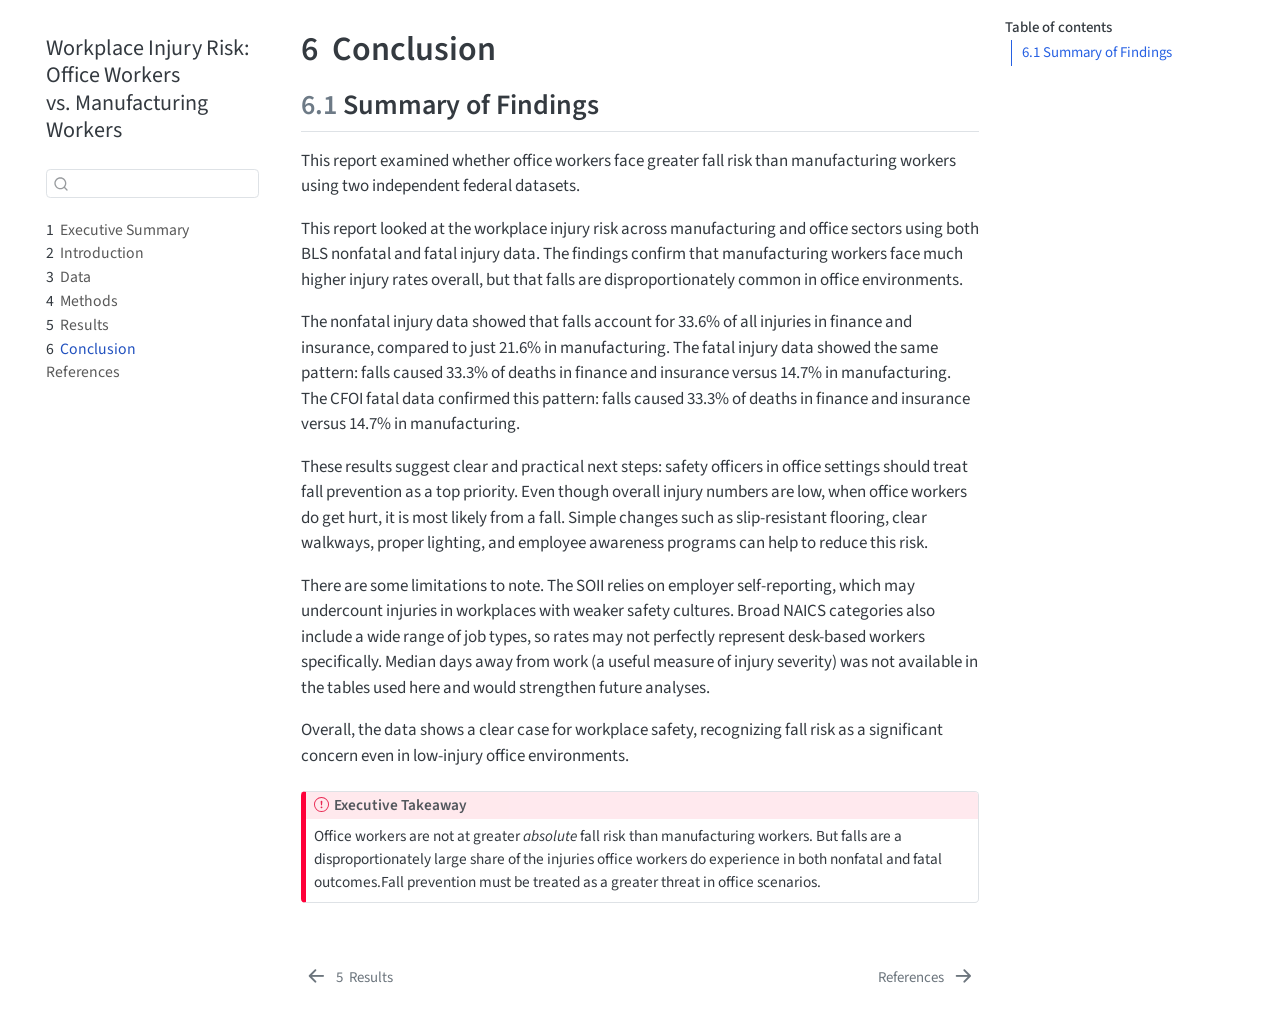
<file: docs/05-conclusion.html>
<!DOCTYPE html>
<html xmlns="http://www.w3.org/1999/xhtml" lang="en" xml:lang="en"><head>

<meta charset="utf-8">
<meta name="generator" content="quarto-1.9.37">

<meta name="viewport" content="width=device-width, initial-scale=1.0, user-scalable=yes">


<title>6&nbsp; Conclusion – Workplace Injury Risk: Office Workers vs. Manufacturing Workers</title>
<style>
/* Default styles provided by pandoc.
** See https://pandoc.org/MANUAL.html#variables-for-html for config info.
*/
code{white-space: pre-wrap;}
span.smallcaps{font-variant: small-caps;}
div.columns{display: flex; gap: min(4vw, 1.5em);}
div.column{flex: auto; overflow-x: auto;}
div.hanging-indent{margin-left: 1.5em; text-indent: -1.5em;}
ul.task-list{list-style: none;}
ul.task-list li input[type="checkbox"] {
  width: 0.8em;
  margin: 0 0.8em 0.2em -1em; /* quarto-specific, see https://github.com/quarto-dev/quarto-cli/issues/4556 */ 
  vertical-align: middle;
}
</style>


<script src="site_libs/quarto-nav/quarto-nav.js"></script>
<script src="site_libs/quarto-nav/headroom.min.js"></script>
<script src="site_libs/clipboard/clipboard.min.js"></script>
<script src="site_libs/quarto-search/autocomplete.umd.js"></script>
<script src="site_libs/quarto-search/fuse.min.js"></script>
<script src="site_libs/quarto-search/quarto-search.js"></script>
<meta name="quarto:offset" content="./">
<link href="./references.html" rel="next">
<link href="./04-results.html" rel="prev">
<script src="site_libs/quarto-html/quarto.js" type="module"></script>
<script src="site_libs/quarto-html/tabsets/tabsets.js" type="module"></script>
<script src="site_libs/quarto-html/popper.min.js"></script>
<script src="site_libs/quarto-html/tippy.umd.min.js"></script>
<script src="site_libs/quarto-html/anchor.min.js"></script>
<link href="site_libs/quarto-html/tippy.css" rel="stylesheet">
<link href="site_libs/quarto-html/quarto-syntax-highlighting-7f8f88aac4f3542376d5c11b86a4c14d.css" rel="stylesheet" id="quarto-text-highlighting-styles">
<script src="site_libs/bootstrap/bootstrap.min.js"></script>
<link href="site_libs/bootstrap/bootstrap-icons.css" rel="stylesheet">
<link href="site_libs/bootstrap/bootstrap-bf8fa9e8249832a856e03359fc135c1e.min.css" rel="stylesheet" append-hash="true" id="quarto-bootstrap" data-mode="light">
<script id="quarto-search-options" type="application/json">{
  "location": "sidebar",
  "copy-button": false,
  "collapse-after": 3,
  "panel-placement": "start",
  "type": "textbox",
  "limit": 50,
  "keyboard-shortcut": [
    "f",
    "/",
    "s"
  ],
  "show-item-context": false,
  "language": {
    "search-no-results-text": "No results",
    "search-matching-documents-text": "matching documents",
    "search-copy-link-title": "Copy link to search",
    "search-hide-matches-text": "Hide additional matches",
    "search-more-match-text": "more match in this document",
    "search-more-matches-text": "more matches in this document",
    "search-clear-button-title": "Clear",
    "search-text-placeholder": "",
    "search-detached-cancel-button-title": "Cancel",
    "search-submit-button-title": "Submit",
    "search-label": "Search"
  }
}</script>


</head>

<body class="nav-sidebar floating quarto-light">

<div id="quarto-search-results"></div>
  <header id="quarto-header" class="headroom fixed-top">
  <nav class="quarto-secondary-nav">
    <div class="container-fluid d-flex">
      <button type="button" class="quarto-btn-toggle btn" data-bs-toggle="collapse" role="button" data-bs-target=".quarto-sidebar-collapse-item" aria-controls="quarto-sidebar" aria-expanded="false" aria-label="Toggle sidebar navigation" onclick="if (window.quartoToggleHeadroom) { window.quartoToggleHeadroom(); }">
        <i class="bi bi-layout-text-sidebar-reverse"></i>
      </button>
        <nav class="quarto-page-breadcrumbs" aria-label="breadcrumb"><ol class="breadcrumb"><li class="breadcrumb-item"><a href="./05-conclusion.html"><span class="chapter-number">6</span>&nbsp; <span class="chapter-title">Conclusion</span></a></li></ol></nav>
        <a class="flex-grow-1" role="navigation" data-bs-toggle="collapse" data-bs-target=".quarto-sidebar-collapse-item" aria-controls="quarto-sidebar" aria-expanded="false" aria-label="Toggle sidebar navigation" onclick="if (window.quartoToggleHeadroom) { window.quartoToggleHeadroom(); }">      
        </a>
      <button type="button" class="btn quarto-search-button" aria-label="Search" onclick="window.quartoOpenSearch();">
        <i class="bi bi-search"></i>
      </button>
    </div>
  </nav>
</header>
<!-- content -->
<div id="quarto-content" class="quarto-container page-columns page-rows-contents page-layout-article">
<!-- sidebar -->
  <nav id="quarto-sidebar" class="sidebar collapse collapse-horizontal quarto-sidebar-collapse-item sidebar-navigation floating overflow-auto">
    <div class="pt-lg-2 mt-2 text-left sidebar-header">
    <div class="sidebar-title mb-0 py-0">
      <a href="./">Workplace Injury Risk: Office Workers vs.&nbsp;Manufacturing Workers</a> 
    </div>
      </div>
        <div class="mt-2 flex-shrink-0 align-items-center">
        <div class="sidebar-search">
        <div id="quarto-search" class="" title="Search"></div>
        </div>
        </div>
    <div class="sidebar-menu-container"> 
    <ul class="list-unstyled mt-1">
        <li class="sidebar-item">
  <div class="sidebar-item-container"> 
  <a href="./index.html" class="sidebar-item-text sidebar-link">
 <span class="menu-text"><span class="chapter-number">1</span>&nbsp; <span class="chapter-title">Executive Summary</span></span></a>
  </div>
</li>
        <li class="sidebar-item">
  <div class="sidebar-item-container"> 
  <a href="./01-intro.html" class="sidebar-item-text sidebar-link">
 <span class="menu-text"><span class="chapter-number">2</span>&nbsp; <span class="chapter-title">Introduction</span></span></a>
  </div>
</li>
        <li class="sidebar-item">
  <div class="sidebar-item-container"> 
  <a href="./02-data.html" class="sidebar-item-text sidebar-link">
 <span class="menu-text"><span class="chapter-number">3</span>&nbsp; <span class="chapter-title">Data</span></span></a>
  </div>
</li>
        <li class="sidebar-item">
  <div class="sidebar-item-container"> 
  <a href="./03-methods.html" class="sidebar-item-text sidebar-link">
 <span class="menu-text"><span class="chapter-number">4</span>&nbsp; <span class="chapter-title">Methods</span></span></a>
  </div>
</li>
        <li class="sidebar-item">
  <div class="sidebar-item-container"> 
  <a href="./04-results.html" class="sidebar-item-text sidebar-link">
 <span class="menu-text"><span class="chapter-number">5</span>&nbsp; <span class="chapter-title">Results</span></span></a>
  </div>
</li>
        <li class="sidebar-item">
  <div class="sidebar-item-container"> 
  <a href="./05-conclusion.html" class="sidebar-item-text sidebar-link active">
 <span class="menu-text"><span class="chapter-number">6</span>&nbsp; <span class="chapter-title">Conclusion</span></span></a>
  </div>
</li>
        <li class="sidebar-item">
  <div class="sidebar-item-container"> 
  <a href="./references.html" class="sidebar-item-text sidebar-link">
 <span class="menu-text">References</span></a>
  </div>
</li>
    </ul>
    </div>
</nav>
<div id="quarto-sidebar-glass" class="quarto-sidebar-collapse-item" data-bs-toggle="collapse" data-bs-target=".quarto-sidebar-collapse-item"></div>
<!-- margin-sidebar -->
    <div id="quarto-margin-sidebar" class="sidebar margin-sidebar">
        <nav id="TOC" role="doc-toc" class="toc-active">
    <h2 id="toc-title">Table of contents</h2>
   
  <ul>
  <li><a href="#summary-of-findings" id="toc-summary-of-findings" class="nav-link active" data-scroll-target="#summary-of-findings"><span class="header-section-number">6.1</span> Summary of Findings</a></li>
  </ul>
</nav>
    </div>
<!-- main -->
<main class="content" id="quarto-document-content">

<header id="title-block-header" class="quarto-title-block default">
<div class="quarto-title">
<h1 class="title"><span class="chapter-number">6</span>&nbsp; <span class="chapter-title">Conclusion</span></h1>
</div>



<div class="quarto-title-meta">

    
  
    
  </div>
  


</header>


<section id="summary-of-findings" class="level2" data-number="6.1">
<h2 data-number="6.1" class="anchored" data-anchor-id="summary-of-findings"><span class="header-section-number">6.1</span> Summary of Findings</h2>
<p>This report examined whether office workers face greater fall risk than manufacturing workers using two independent federal datasets.</p>
<p>This report looked at the workplace injury risk across manufacturing and office sectors using both BLS nonfatal and fatal injury data. The findings confirm that manufacturing workers face much higher injury rates overall, but that falls are disproportionately common in office environments.</p>
<p>The nonfatal injury data showed that falls account for 33.6% of all injuries in finance and insurance, compared to just 21.6% in manufacturing. The fatal injury data showed the same pattern: falls caused 33.3% of deaths in finance and insurance versus 14.7% in manufacturing. The CFOI fatal data confirmed this pattern: falls caused 33.3% of deaths in finance and insurance versus 14.7% in manufacturing.</p>
<p>These results suggest clear and practical next steps: safety officers in office settings should treat fall prevention as a top priority. Even though overall injury numbers are low, when office workers do get hurt, it is most likely from a fall. Simple changes such as slip-resistant flooring, clear walkways, proper lighting, and employee awareness programs can help to reduce this risk.</p>
<p>There are some limitations to note. The SOII relies on employer self-reporting, which may undercount injuries in workplaces with weaker safety cultures. Broad NAICS categories also include a wide range of job types, so rates may not perfectly represent desk-based workers specifically. Median days away from work (a useful measure of injury severity) was not available in the tables used here and would strengthen future analyses.</p>
<p>Overall, the data shows a clear case for workplace safety, recognizing fall risk as a significant concern even in low-injury office environments.</p>
<div class="callout callout-style-default callout-important callout-titled">
<div class="callout-header d-flex align-content-center">
<div class="callout-icon-container">
<i class="callout-icon"></i>
</div>
<div class="callout-title-container flex-fill">
<span class="screen-reader-only">Important</span>Executive Takeaway
</div>
</div>
<div class="callout-body-container callout-body">
<p>Office workers are not at greater <em>absolute</em> fall risk than manufacturing workers. But falls are a disproportionately large share of the injuries office workers do experience in both nonfatal and fatal outcomes.Fall prevention must be treated as a greater threat in office scenarios.</p>
</div>
</div>


</section>

</main> <!-- /main -->
<script id="quarto-html-after-body" type="application/javascript">
  window.document.addEventListener("DOMContentLoaded", function (event) {
    const icon = "";
    const anchorJS = new window.AnchorJS();
    anchorJS.options = {
      placement: 'right',
      icon: icon
    };
    anchorJS.add('.anchored');
    const isCodeAnnotation = (el) => {
      for (const clz of el.classList) {
        if (clz.startsWith('code-annotation-')) {                     
          return true;
        }
      }
      return false;
    }
    const onCopySuccess = function(e) {
      // button target
      const button = e.trigger;
      // don't keep focus
      button.blur();
      // flash "checked"
      button.classList.add('code-copy-button-checked');
      var currentTitle = button.getAttribute("title");
      button.setAttribute("title", "Copied!");
      let tooltip;
      if (window.bootstrap) {
        button.setAttribute("data-bs-toggle", "tooltip");
        button.setAttribute("data-bs-placement", "left");
        button.setAttribute("data-bs-title", "Copied!");
        tooltip = new bootstrap.Tooltip(button, 
          { trigger: "manual", 
            customClass: "code-copy-button-tooltip",
            offset: [0, -8]});
        tooltip.show();    
      }
      setTimeout(function() {
        if (tooltip) {
          tooltip.hide();
          button.removeAttribute("data-bs-title");
          button.removeAttribute("data-bs-toggle");
          button.removeAttribute("data-bs-placement");
        }
        button.setAttribute("title", currentTitle);
        button.classList.remove('code-copy-button-checked');
      }, 1000);
      // clear code selection
      e.clearSelection();
    }
    const getTextToCopy = function(trigger) {
      const outerScaffold = trigger.parentElement.cloneNode(true);
      const codeEl = outerScaffold.querySelector('code');
      for (const childEl of codeEl.children) {
        if (isCodeAnnotation(childEl)) {
          childEl.remove();
        }
      }
      return codeEl.innerText;
    }
    const clipboard = new window.ClipboardJS('.code-copy-button:not([data-in-quarto-modal])', {
      text: getTextToCopy
    });
    clipboard.on('success', onCopySuccess);
    if (window.document.getElementById('quarto-embedded-source-code-modal')) {
      const clipboardModal = new window.ClipboardJS('.code-copy-button[data-in-quarto-modal]', {
        text: getTextToCopy,
        container: window.document.getElementById('quarto-embedded-source-code-modal')
      });
      clipboardModal.on('success', onCopySuccess);
    }
      var localhostRegex = new RegExp(/^(?:http|https):\/\/localhost\:?[0-9]*\//);
      var mailtoRegex = new RegExp(/^mailto:/);
        var filterRegex = new RegExp('/' + window.location.host + '/');
      var isInternal = (href) => {
          return filterRegex.test(href) || localhostRegex.test(href) || mailtoRegex.test(href);
      }
      // Inspect non-navigation links and adorn them if external
     var links = window.document.querySelectorAll('a[href]:not(.nav-link):not(.navbar-brand):not(.toc-action):not(.sidebar-link):not(.sidebar-item-toggle):not(.pagination-link):not(.no-external):not([aria-hidden]):not(.dropdown-item):not(.quarto-navigation-tool):not(.about-link)');
      for (var i=0; i<links.length; i++) {
        const link = links[i];
        if (!isInternal(link.href)) {
          // undo the damage that might have been done by quarto-nav.js in the case of
          // links that we want to consider external
          if (link.dataset.originalHref !== undefined) {
            link.href = link.dataset.originalHref;
          }
        }
      }
    function tippyHover(el, contentFn, onTriggerFn, onUntriggerFn) {
      const config = {
        allowHTML: true,
        maxWidth: 500,
        delay: 100,
        arrow: false,
        appendTo: function(el) {
            return el.parentElement;
        },
        interactive: true,
        interactiveBorder: 10,
        theme: 'quarto',
        placement: 'bottom-start',
      };
      if (contentFn) {
        config.content = contentFn;
      }
      if (onTriggerFn) {
        config.onTrigger = onTriggerFn;
      }
      if (onUntriggerFn) {
        config.onUntrigger = onUntriggerFn;
      }
      window.tippy(el, config); 
    }
    const noterefs = window.document.querySelectorAll('a[role="doc-noteref"]');
    for (var i=0; i<noterefs.length; i++) {
      const ref = noterefs[i];
      tippyHover(ref, function() {
        // use id or data attribute instead here
        let href = ref.getAttribute('data-footnote-href') || ref.getAttribute('href');
        try { href = new URL(href).hash; } catch {}
        const id = href.replace(/^#\/?/, "");
        const note = window.document.getElementById(id);
        if (note) {
          return note.innerHTML;
        } else {
          return "";
        }
      });
    }
    const xrefs = window.document.querySelectorAll('a.quarto-xref');
    const processXRef = (id, note) => {
      // Strip column container classes
      const stripColumnClz = (el) => {
        el.classList.remove("page-full", "page-columns");
        if (el.children) {
          for (const child of el.children) {
            stripColumnClz(child);
          }
        }
      }
      stripColumnClz(note)
      if (id === null || id.startsWith('sec-')) {
        // Special case sections, only their first couple elements
        const container = document.createElement("div");
        if (note.children && note.children.length > 2) {
          container.appendChild(note.children[0].cloneNode(true));
          for (let i = 1; i < note.children.length; i++) {
            const child = note.children[i];
            if (child.tagName === "P" && child.innerText === "") {
              continue;
            } else {
              container.appendChild(child.cloneNode(true));
              break;
            }
          }
          if (window.Quarto?.typesetMath) {
            window.Quarto.typesetMath(container);
          }
          return container.innerHTML
        } else {
          if (window.Quarto?.typesetMath) {
            window.Quarto.typesetMath(note);
          }
          return note.innerHTML;
        }
      } else {
        // Remove any anchor links if they are present
        const anchorLink = note.querySelector('a.anchorjs-link');
        if (anchorLink) {
          anchorLink.remove();
        }
        if (window.Quarto?.typesetMath) {
          window.Quarto.typesetMath(note);
        }
        if (note.classList.contains("callout")) {
          return note.outerHTML;
        } else {
          return note.innerHTML;
        }
      }
    }
    for (var i=0; i<xrefs.length; i++) {
      const xref = xrefs[i];
      tippyHover(xref, undefined, function(instance) {
        instance.disable();
        let url = xref.getAttribute('href');
        let hash = undefined; 
        if (url.startsWith('#')) {
          hash = url;
        } else {
          try { hash = new URL(url).hash; } catch {}
        }
        if (hash) {
          const id = hash.replace(/^#\/?/, "");
          const note = window.document.getElementById(id);
          if (note !== null) {
            try {
              const html = processXRef(id, note.cloneNode(true));
              instance.setContent(html);
            } finally {
              instance.enable();
              instance.show();
            }
          } else {
            // See if we can fetch this
            fetch(url.split('#')[0])
            .then(res => res.text())
            .then(html => {
              const parser = new DOMParser();
              const htmlDoc = parser.parseFromString(html, "text/html");
              const note = htmlDoc.getElementById(id);
              if (note !== null) {
                const html = processXRef(id, note);
                instance.setContent(html);
              } 
            }).finally(() => {
              instance.enable();
              instance.show();
            });
          }
        } else {
          // See if we can fetch a full url (with no hash to target)
          // This is a special case and we should probably do some content thinning / targeting
          fetch(url)
          .then(res => res.text())
          .then(html => {
            const parser = new DOMParser();
            const htmlDoc = parser.parseFromString(html, "text/html");
            const note = htmlDoc.querySelector('main.content');
            if (note !== null) {
              // This should only happen for chapter cross references
              // (since there is no id in the URL)
              // remove the first header
              if (note.children.length > 0 && note.children[0].tagName === "HEADER") {
                note.children[0].remove();
              }
              const html = processXRef(null, note);
              instance.setContent(html);
            } 
          }).finally(() => {
            instance.enable();
            instance.show();
          });
        }
      }, function(instance) {
      });
    }
        let selectedAnnoteEl;
        const selectorForAnnotation = ( cell, annotation) => {
          let cellAttr = 'data-code-cell="' + cell + '"';
          let lineAttr = 'data-code-annotation="' +  annotation + '"';
          const selector = 'span[' + cellAttr + '][' + lineAttr + ']';
          return selector;
        }
        const selectCodeLines = (annoteEl) => {
          const doc = window.document;
          const targetCell = annoteEl.getAttribute("data-target-cell");
          const targetAnnotation = annoteEl.getAttribute("data-target-annotation");
          const annoteSpan = window.document.querySelector(selectorForAnnotation(targetCell, targetAnnotation));
          const lines = annoteSpan.getAttribute("data-code-lines").split(",");
          const lineIds = lines.map((line) => {
            return targetCell + "-" + line;
          })
          let top = null;
          let height = null;
          let parent = null;
          if (lineIds.length > 0) {
              //compute the position of the single el (top and bottom and make a div)
              const el = window.document.getElementById(lineIds[0]);
              top = el.offsetTop;
              height = el.offsetHeight;
              parent = el.parentElement.parentElement;
            if (lineIds.length > 1) {
              const lastEl = window.document.getElementById(lineIds[lineIds.length - 1]);
              const bottom = lastEl.offsetTop + lastEl.offsetHeight;
              height = bottom - top;
            }
            if (top !== null && height !== null && parent !== null) {
              // cook up a div (if necessary) and position it 
              let div = window.document.getElementById("code-annotation-line-highlight");
              if (div === null) {
                div = window.document.createElement("div");
                div.setAttribute("id", "code-annotation-line-highlight");
                div.style.position = 'absolute';
                parent.appendChild(div);
              }
              div.style.top = top - 2 + "px";
              div.style.height = height + 4 + "px";
              div.style.left = 0;
              let gutterDiv = window.document.getElementById("code-annotation-line-highlight-gutter");
              if (gutterDiv === null) {
                gutterDiv = window.document.createElement("div");
                gutterDiv.setAttribute("id", "code-annotation-line-highlight-gutter");
                gutterDiv.style.position = 'absolute';
                const codeCell = window.document.getElementById(targetCell);
                const gutter = codeCell.querySelector('.code-annotation-gutter');
                gutter.appendChild(gutterDiv);
              }
              gutterDiv.style.top = top - 2 + "px";
              gutterDiv.style.height = height + 4 + "px";
            }
            selectedAnnoteEl = annoteEl;
          }
        };
        const unselectCodeLines = () => {
          const elementsIds = ["code-annotation-line-highlight", "code-annotation-line-highlight-gutter"];
          elementsIds.forEach((elId) => {
            const div = window.document.getElementById(elId);
            if (div) {
              div.remove();
            }
          });
          selectedAnnoteEl = undefined;
        };
          // Handle positioning of the toggle
      window.addEventListener(
        "resize",
        throttle(() => {
          elRect = undefined;
          if (selectedAnnoteEl) {
            selectCodeLines(selectedAnnoteEl);
          }
        }, 10)
      );
      function throttle(fn, ms) {
      let throttle = false;
      let timer;
        return (...args) => {
          if(!throttle) { // first call gets through
              fn.apply(this, args);
              throttle = true;
          } else { // all the others get throttled
              if(timer) clearTimeout(timer); // cancel #2
              timer = setTimeout(() => {
                fn.apply(this, args);
                timer = throttle = false;
              }, ms);
          }
        };
      }
        // Attach click handler to the DT
        const annoteDls = window.document.querySelectorAll('dt[data-target-cell]');
        for (const annoteDlNode of annoteDls) {
          annoteDlNode.addEventListener('click', (event) => {
            const clickedEl = event.target;
            if (clickedEl !== selectedAnnoteEl) {
              unselectCodeLines();
              const activeEl = window.document.querySelector('dt[data-target-cell].code-annotation-active');
              if (activeEl) {
                activeEl.classList.remove('code-annotation-active');
              }
              selectCodeLines(clickedEl);
              clickedEl.classList.add('code-annotation-active');
            } else {
              // Unselect the line
              unselectCodeLines();
              clickedEl.classList.remove('code-annotation-active');
            }
          });
        }
    const findCites = (el) => {
      const parentEl = el.parentElement;
      if (parentEl) {
        const cites = parentEl.dataset.cites;
        if (cites) {
          return {
            el,
            cites: cites.split(' ')
          };
        } else {
          return findCites(el.parentElement)
        }
      } else {
        return undefined;
      }
    };
    var bibliorefs = window.document.querySelectorAll('a[role="doc-biblioref"]');
    for (var i=0; i<bibliorefs.length; i++) {
      const ref = bibliorefs[i];
      const citeInfo = findCites(ref);
      if (citeInfo) {
        tippyHover(citeInfo.el, function() {
          var popup = window.document.createElement('div');
          citeInfo.cites.forEach(function(cite) {
            var citeDiv = window.document.createElement('div');
            citeDiv.classList.add('hanging-indent');
            citeDiv.classList.add('csl-entry');
            var biblioDiv = window.document.getElementById('ref-' + cite);
            if (biblioDiv) {
              citeDiv.innerHTML = biblioDiv.innerHTML;
            }
            popup.appendChild(citeDiv);
          });
          return popup.innerHTML;
        });
      }
    }
  });
  </script>
<nav class="page-navigation">
  <div class="nav-page nav-page-previous">
      <a href="./04-results.html" class="pagination-link" aria-label="Results">
        <i class="bi bi-arrow-left-short"></i> <span class="nav-page-text"><span class="chapter-number">5</span>&nbsp; <span class="chapter-title">Results</span></span>
      </a>          
  </div>
  <div class="nav-page nav-page-next">
      <a href="./references.html" class="pagination-link" aria-label="References">
        <span class="nav-page-text">References</span> <i class="bi bi-arrow-right-short"></i>
      </a>
  </div>
</nav>
</div> <!-- /content -->




</body></html>
</file>
<file: docs/site_libs/quarto-html/tippy.css>
.tippy-box[data-animation=fade][data-state=hidden]{opacity:0}[data-tippy-root]{max-width:calc(100vw - 10px)}.tippy-box{position:relative;background-color:#333;color:#fff;border-radius:4px;font-size:14px;line-height:1.4;white-space:normal;outline:0;transition-property:transform,visibility,opacity}.tippy-box[data-placement^=top]>.tippy-arrow{bottom:0}.tippy-box[data-placement^=top]>.tippy-arrow:before{bottom:-7px;left:0;border-width:8px 8px 0;border-top-color:initial;transform-origin:center top}.tippy-box[data-placement^=bottom]>.tippy-arrow{top:0}.tippy-box[data-placement^=bottom]>.tippy-arrow:before{top:-7px;left:0;border-width:0 8px 8px;border-bottom-color:initial;transform-origin:center bottom}.tippy-box[data-placement^=left]>.tippy-arrow{right:0}.tippy-box[data-placement^=left]>.tippy-arrow:before{border-width:8px 0 8px 8px;border-left-color:initial;right:-7px;transform-origin:center left}.tippy-box[data-placement^=right]>.tippy-arrow{left:0}.tippy-box[data-placement^=right]>.tippy-arrow:before{left:-7px;border-width:8px 8px 8px 0;border-right-color:initial;transform-origin:center right}.tippy-box[data-inertia][data-state=visible]{transition-timing-function:cubic-bezier(.54,1.5,.38,1.11)}.tippy-arrow{width:16px;height:16px;color:#333}.tippy-arrow:before{content:"";position:absolute;border-color:transparent;border-style:solid}.tippy-content{position:relative;padding:5px 9px;z-index:1}
</file>
<file: docs/site_libs/quarto-html/quarto-syntax-highlighting-549806ee2085284f45b00abea8c6df48.css>
/* quarto syntax highlight colors */
:root {
  --quarto-hl-ot-color: #003B4F;
  --quarto-hl-at-color: #657422;
  --quarto-hl-ss-color: #20794D;
  --quarto-hl-an-color: #5E5E5E;
  --quarto-hl-fu-color: #4758AB;
  --quarto-hl-st-color: #20794D;
  --quarto-hl-cf-color: #003B4F;
  --quarto-hl-op-color: #5E5E5E;
  --quarto-hl-er-color: #AD0000;
  --quarto-hl-bn-color: #AD0000;
  --quarto-hl-al-color: #AD0000;
  --quarto-hl-va-color: #111111;
  --quarto-hl-bu-color: inherit;
  --quarto-hl-ex-color: inherit;
  --quarto-hl-pp-color: #AD0000;
  --quarto-hl-in-color: #5E5E5E;
  --quarto-hl-vs-color: #20794D;
  --quarto-hl-wa-color: #5E5E5E;
  --quarto-hl-do-color: #5E5E5E;
  --quarto-hl-im-color: #00769E;
  --quarto-hl-ch-color: #20794D;
  --quarto-hl-dt-color: #AD0000;
  --quarto-hl-fl-color: #AD0000;
  --quarto-hl-co-color: #5E5E5E;
  --quarto-hl-cv-color: #5E5E5E;
  --quarto-hl-cn-color: #8f5902;
  --quarto-hl-sc-color: #5E5E5E;
  --quarto-hl-dv-color: #AD0000;
  --quarto-hl-kw-color: #003B4F;
}

/* other quarto variables */
:root {
  --quarto-font-monospace: SFMono-Regular, Menlo, Monaco, Consolas, "Liberation Mono", "Courier New", monospace;
}

pre > code.sourceCode > span {
  color: #003B4F;
}

code span {
  color: #003B4F;
}

code.sourceCode > span {
  color: #003B4F;
}

div.sourceCode,
div.sourceCode pre.sourceCode {
  color: #003B4F;
}

code span.ot {
  color: #003B4F;
  font-style: inherit;
}

code span.at {
  color: #657422;
  font-style: inherit;
}

code span.ss {
  color: #20794D;
  font-style: inherit;
}

code span.an {
  color: #5E5E5E;
  font-style: inherit;
}

code span.fu {
  color: #4758AB;
  font-style: inherit;
}

code span.st {
  color: #20794D;
  font-style: inherit;
}

code span.cf {
  color: #003B4F;
  font-weight: bold;
  font-style: inherit;
}

code span.op {
  color: #5E5E5E;
  font-style: inherit;
}

code span.er {
  color: #AD0000;
  font-style: inherit;
}

code span.bn {
  color: #AD0000;
  font-style: inherit;
}

code span.al {
  color: #AD0000;
  font-style: inherit;
}

code span.va {
  color: #111111;
  font-style: inherit;
}

code span.bu {
  font-style: inherit;
}

code span.ex {
  font-style: inherit;
}

code span.pp {
  color: #AD0000;
  font-style: inherit;
}

code span.in {
  color: #5E5E5E;
  font-style: inherit;
}

code span.vs {
  color: #20794D;
  font-style: inherit;
}

code span.wa {
  color: #5E5E5E;
  font-style: italic;
}

code span.do {
  color: #5E5E5E;
  font-style: italic;
}

code span.im {
  color: #00769E;
  font-style: inherit;
}

code span.ch {
  color: #20794D;
  font-style: inherit;
}

code span.dt {
  color: #AD0000;
  font-style: inherit;
}

code span.fl {
  color: #AD0000;
  font-style: inherit;
}

code span.co {
  color: #5E5E5E;
  font-style: inherit;
}

code span.cv {
  color: #5E5E5E;
  font-style: italic;
}

code span.cn {
  color: #8f5902;
  font-style: inherit;
}

code span.sc {
  color: #5E5E5E;
  font-style: inherit;
}

code span.dv {
  color: #AD0000;
  font-style: inherit;
}

code span.kw {
  color: #003B4F;
  font-weight: bold;
  font-style: inherit;
}

.prevent-inlining {
  content: "</";
}

/*# sourceMappingURL=ae99138f4fbc2fb4c9f5e5cd69c22459.css.map */
</file>
<file: docs/site_libs/quarto-html/quarto-syntax-highlighting-7f8f88aac4f3542376d5c11b86a4c14d.css>
/* quarto syntax highlight colors */
:root {
  --quarto-hl-ot-color: #003B4F;
  --quarto-hl-at-color: #657422;
  --quarto-hl-ss-color: #20794D;
  --quarto-hl-an-color: #5E5E5E;
  --quarto-hl-fu-color: #4758AB;
  --quarto-hl-st-color: #20794D;
  --quarto-hl-cf-color: #003B4F;
  --quarto-hl-op-color: #5E5E5E;
  --quarto-hl-er-color: #AD0000;
  --quarto-hl-bn-color: #AD0000;
  --quarto-hl-al-color: #AD0000;
  --quarto-hl-va-color: #111111;
  --quarto-hl-bu-color: inherit;
  --quarto-hl-ex-color: inherit;
  --quarto-hl-pp-color: #AD0000;
  --quarto-hl-in-color: #5E5E5E;
  --quarto-hl-vs-color: #20794D;
  --quarto-hl-wa-color: #5E5E5E;
  --quarto-hl-do-color: #5E5E5E;
  --quarto-hl-im-color: #00769E;
  --quarto-hl-ch-color: #20794D;
  --quarto-hl-dt-color: #AD0000;
  --quarto-hl-fl-color: #AD0000;
  --quarto-hl-co-color: #5E5E5E;
  --quarto-hl-cv-color: #5E5E5E;
  --quarto-hl-cn-color: #8f5902;
  --quarto-hl-sc-color: #5E5E5E;
  --quarto-hl-dv-color: #AD0000;
  --quarto-hl-kw-color: #003B4F;
}

/* other quarto variables */
:root {
  --quarto-font-monospace: SFMono-Regular, Menlo, Monaco, Consolas, "Liberation Mono", "Courier New", monospace;
}

/* syntax highlight based on Pandoc's rules */
pre > code.sourceCode > span {
  color: #003B4F;
}

code.sourceCode > span {
  color: #003B4F;
}

div.sourceCode,
div.sourceCode pre.sourceCode {
  color: #003B4F;
}

/* Normal */
code span {
  color: #003B4F;
}

/* Alert */
code span.al {
  color: #AD0000;
  font-style: inherit;
}

/* Annotation */
code span.an {
  color: #5E5E5E;
  font-style: inherit;
}

/* Attribute */
code span.at {
  color: #657422;
  font-style: inherit;
}

/* BaseN */
code span.bn {
  color: #AD0000;
  font-style: inherit;
}

/* BuiltIn */
code span.bu {
  font-style: inherit;
}

/* ControlFlow */
code span.cf {
  color: #003B4F;
  font-weight: bold;
  font-style: inherit;
}

/* Char */
code span.ch {
  color: #20794D;
  font-style: inherit;
}

/* Constant */
code span.cn {
  color: #8f5902;
  font-style: inherit;
}

/* Comment */
code span.co {
  color: #5E5E5E;
  font-style: inherit;
}

/* CommentVar */
code span.cv {
  color: #5E5E5E;
  font-style: italic;
}

/* Documentation */
code span.do {
  color: #5E5E5E;
  font-style: italic;
}

/* DataType */
code span.dt {
  color: #AD0000;
  font-style: inherit;
}

/* DecVal */
code span.dv {
  color: #AD0000;
  font-style: inherit;
}

/* Error */
code span.er {
  color: #AD0000;
  font-style: inherit;
}

/* Extension */
code span.ex {
  font-style: inherit;
}

/* Float */
code span.fl {
  color: #AD0000;
  font-style: inherit;
}

/* Function */
code span.fu {
  color: #4758AB;
  font-style: inherit;
}

/* Import */
code span.im {
  color: #00769E;
  font-style: inherit;
}

/* Information */
code span.in {
  color: #5E5E5E;
  font-style: inherit;
}

/* Keyword */
code span.kw {
  color: #003B4F;
  font-weight: bold;
  font-style: inherit;
}

/* Operator */
code span.op {
  color: #5E5E5E;
  font-style: inherit;
}

/* Other */
code span.ot {
  color: #003B4F;
  font-style: inherit;
}

/* Preprocessor */
code span.pp {
  color: #AD0000;
  font-style: inherit;
}

/* SpecialChar */
code span.sc {
  color: #5E5E5E;
  font-style: inherit;
}

/* SpecialString */
code span.ss {
  color: #20794D;
  font-style: inherit;
}

/* String */
code span.st {
  color: #20794D;
  font-style: inherit;
}

/* Variable */
code span.va {
  color: #111111;
  font-style: inherit;
}

/* VerbatimString */
code span.vs {
  color: #20794D;
  font-style: inherit;
}

/* Warning */
code span.wa {
  color: #5E5E5E;
  font-style: italic;
}

.prevent-inlining {
  content: "</";
}

/*# sourceMappingURL=789ad8cd35626ba772517505b42a116e.css.map */
</file>
